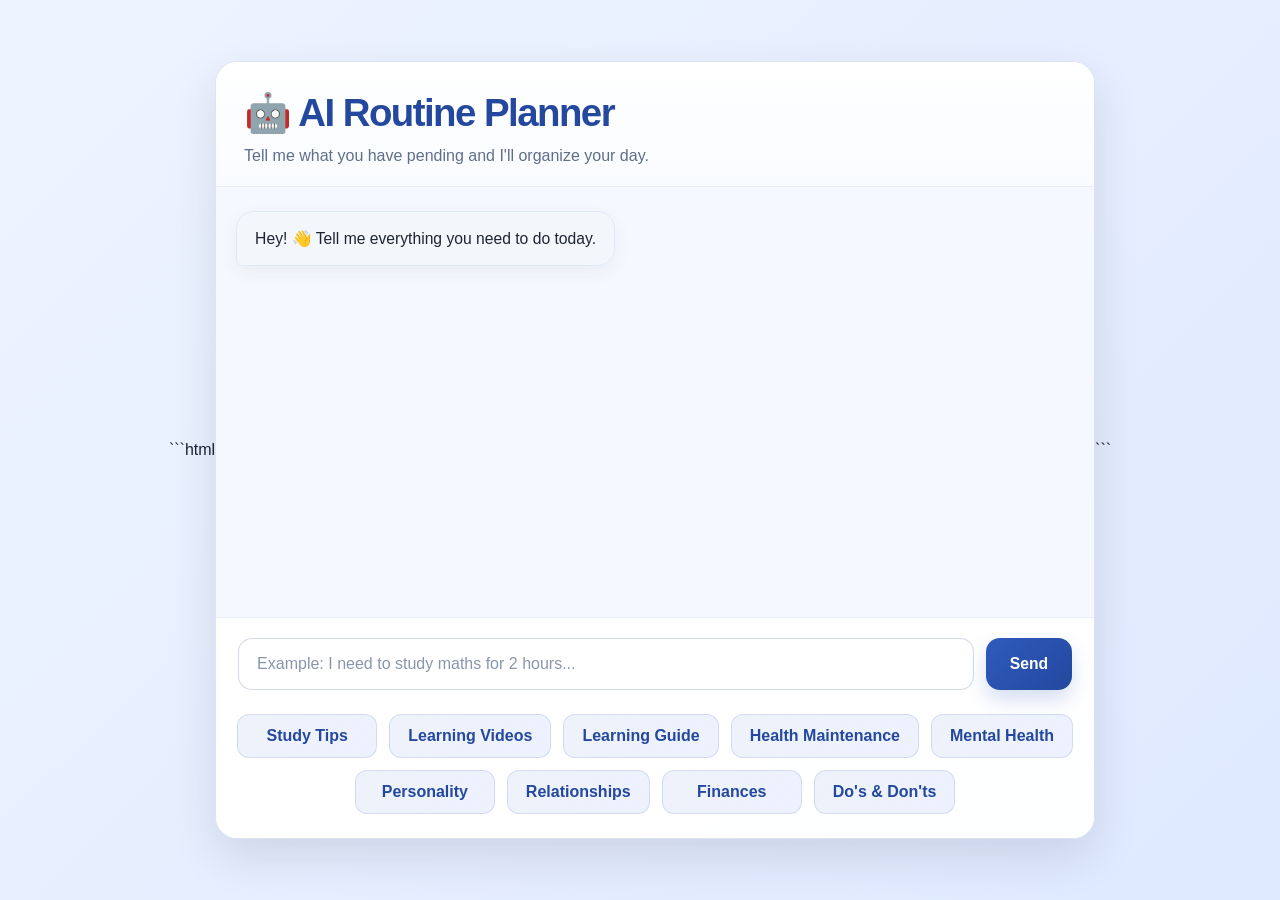
<file: index.html>
```html
<!DOCTYPE html>
<html lang="en">
<head>
    <meta charset="UTF-8">
    <meta name="viewport" content="width=device-width, initial-scale=1.0">
    <title>AI Routine Planner</title>
    <link rel="stylesheet" href="style.css">
</head>

<body>

    <div class="chat-container">

        <div class="header">
            <h1>🤖 AI Routine Planner</h1>
            <p>Tell me what you have pending and I'll organize your day.</p>
        </div>

        <div id="chat-box" class="chat-box">
            <div class="message bot">
                Hey! 👋 Tell me everything you need to do today.
            </div>
        </div>

        <div class="input-area">
            <input
                type="text"
                id="user-input"
                placeholder="Example: I need to study maths for 2 hours..."
            >
            <button onclick="sendMessage()">Send</button>
        </div>

        <div class="quick-links">
            <a href="study-tips.html">Study Tips</a>
            <a href="learning-videos.html">Learning Videos</a>
            <a href="learning-guide.html">Learning Guide</a>
            <a href="health-maintenance.html">Health Maintenance</a>
            <a href="mental-health.html">Mental Health</a>
            <a href="personality-development.html">Personality</a>
            <a href="relationship-maintenance.html">Relationships</a>
            <a href="financial-carefulness.html">Finances</a>
            <a href="student-dos-donts.html">Do's &amp; Don'ts</a>
        </div>

    </div>

    <script src="script.js"></script>

</body>
</html>
```
</file>
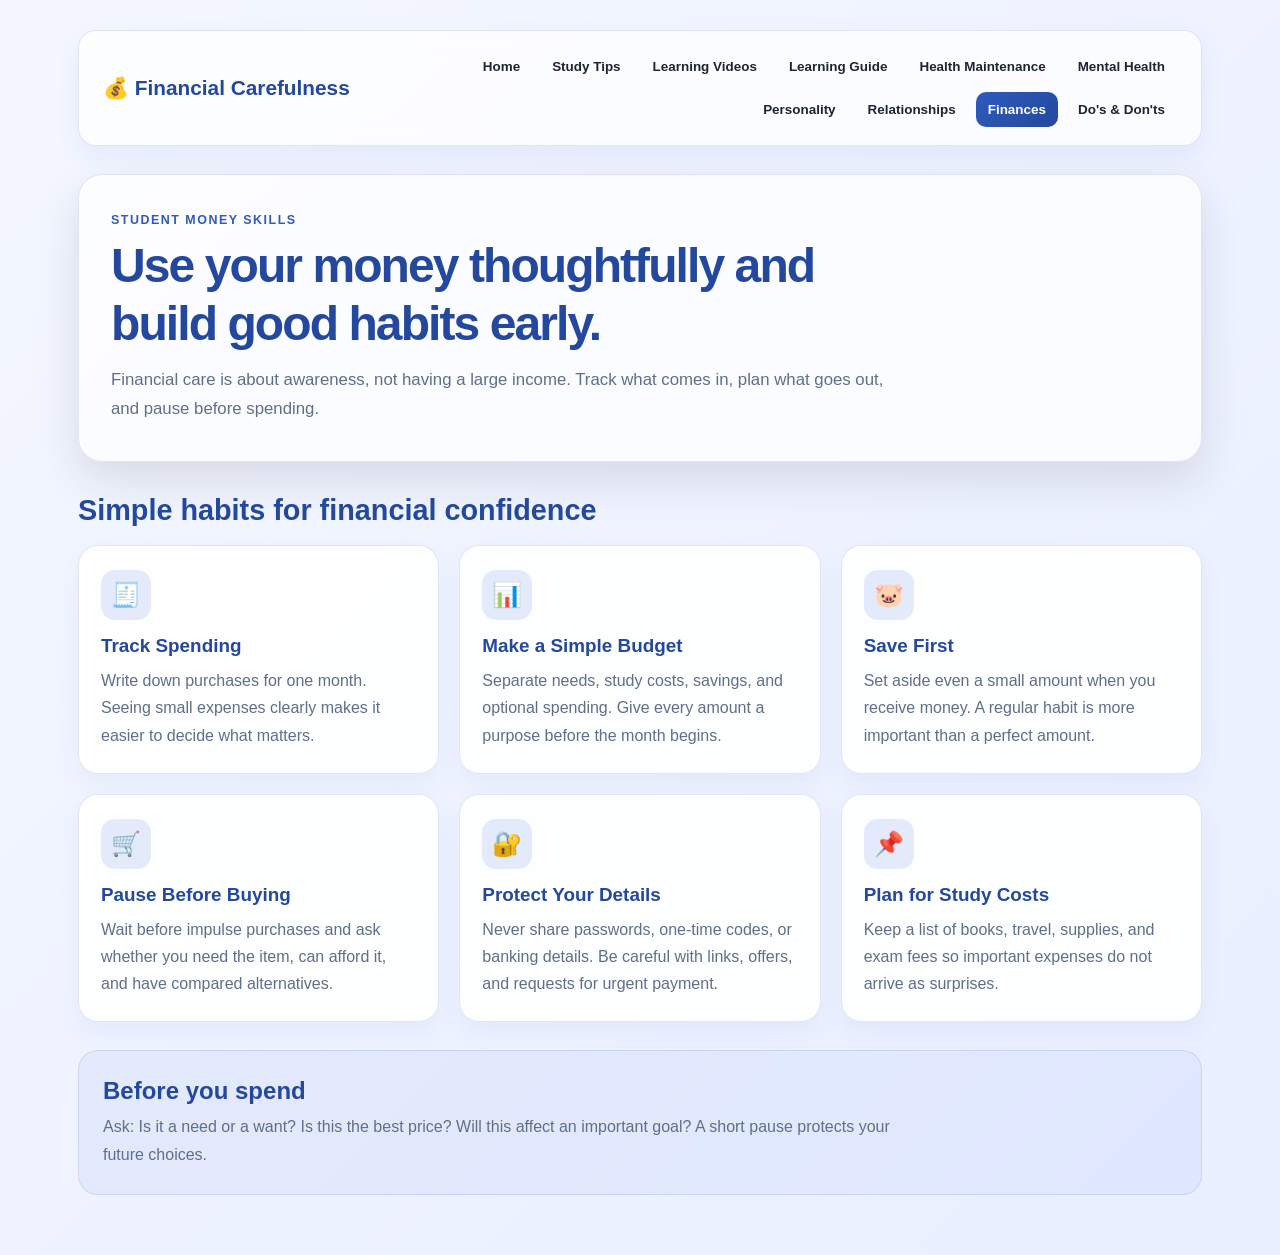
<file: financial-carefulness.html>
<!DOCTYPE html>
<html lang="en">
<head>
    <meta charset="UTF-8">
    <meta name="viewport" content="width=device-width, initial-scale=1.0">
    <title>Financial Carefulness | AI Routine Planner</title>
    <link rel="stylesheet" href="student-life.css">
</head>
<body>
    <div class="page-shell">
        <header class="topbar">
            <div class="brand">💰 Financial Carefulness</div>
            <nav class="nav-links" aria-label="Main navigation">
                <a href="index.html">Home</a><a href="study-tips.html">Study Tips</a><a href="learning-videos.html">Learning Videos</a><a href="learning-guide.html">Learning Guide</a><a href="health-maintenance.html">Health Maintenance</a><a href="mental-health.html">Mental Health</a><a href="personality-development.html">Personality</a><a href="relationship-maintenance.html">Relationships</a><a href="financial-carefulness.html" class="active">Finances</a><a href="student-dos-donts.html">Do's &amp; Don'ts</a>
            </nav>
        </header>
        <main class="content">
            <section class="hero"><p class="eyebrow">Student Money Skills</p><h1>Use your money thoughtfully and build good habits early.</h1><p class="subtitle">Financial care is about awareness, not having a large income. Track what comes in, plan what goes out, and pause before spending.</p></section>
            <h2 class="section-title">Simple habits for financial confidence</h2>
            <section class="card-grid">
                <article class="card"><span class="icon">🧾</span><h2>Track Spending</h2><p>Write down purchases for one month. Seeing small expenses clearly makes it easier to decide what matters.</p></article>
                <article class="card"><span class="icon">📊</span><h2>Make a Simple Budget</h2><p>Separate needs, study costs, savings, and optional spending. Give every amount a purpose before the month begins.</p></article>
                <article class="card"><span class="icon">🐷</span><h2>Save First</h2><p>Set aside even a small amount when you receive money. A regular habit is more important than a perfect amount.</p></article>
                <article class="card"><span class="icon">🛒</span><h2>Pause Before Buying</h2><p>Wait before impulse purchases and ask whether you need the item, can afford it, and have compared alternatives.</p></article>
                <article class="card"><span class="icon">🔐</span><h2>Protect Your Details</h2><p>Never share passwords, one-time codes, or banking details. Be careful with links, offers, and requests for urgent payment.</p></article>
                <article class="card"><span class="icon">📌</span><h2>Plan for Study Costs</h2><p>Keep a list of books, travel, supplies, and exam fees so important expenses do not arrive as surprises.</p></article>
            </section>
            <section class="note"><h2>Before you spend</h2><p>Ask: Is it a need or a want? Is this the best price? Will this affect an important goal? A short pause protects your future choices.</p></section>
        </main>
    </div>
</body>
</html>
</file>
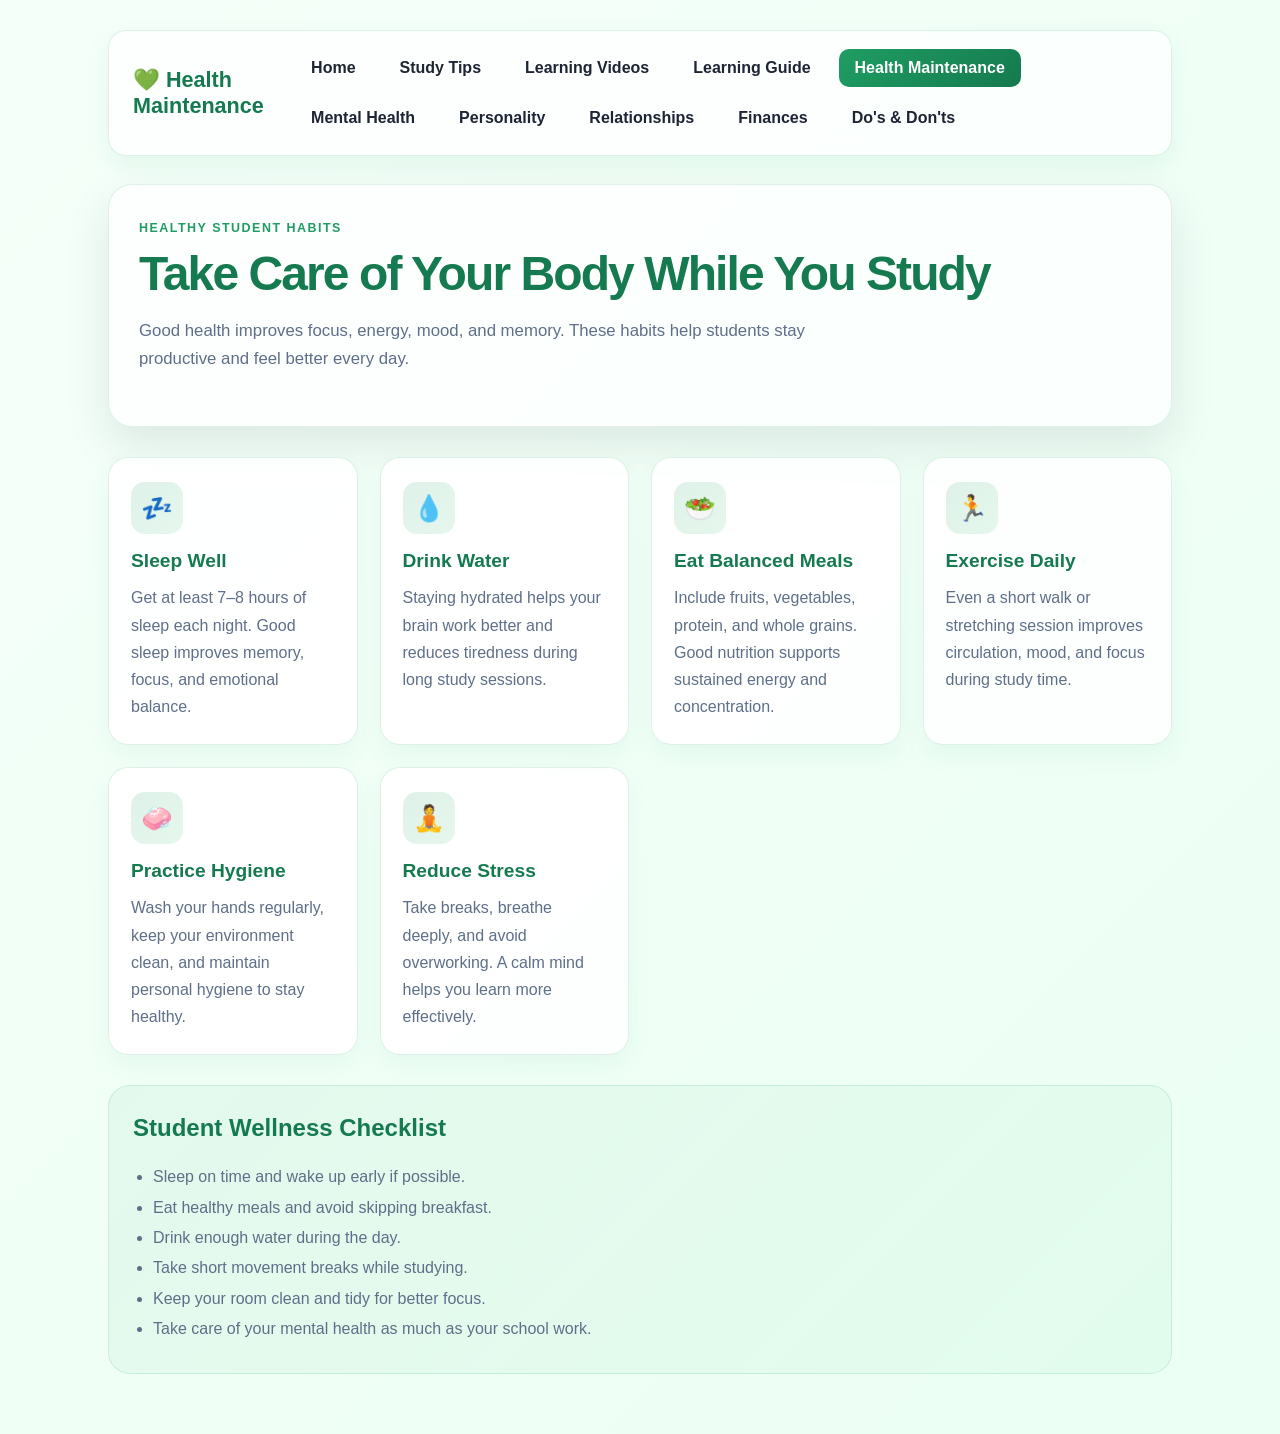
<file: health-maintenance.html>
<!DOCTYPE html>
<html lang="en">
<head>
    <meta charset="UTF-8">
    <meta name="viewport" content="width=device-width, initial-scale=1.0">
    <title>Health Maintenance | AI Routine Planner</title>
    <link rel="stylesheet" href="health.css">
</head>
<body>
    <div class="page-shell">
        <header class="topbar">
            <div class="brand">💚 Health Maintenance</div>
            <nav class="nav-links">
                <a href="index.html">Home</a>
                <a href="study-tips.html">Study Tips</a>
                <a href="learning-videos.html">Learning Videos</a>
                <a href="learning-guide.html">Learning Guide</a>
                <a href="health-maintenance.html" class="active">Health Maintenance</a>
                <a href="mental-health.html">Mental Health</a>
                <a href="personality-development.html">Personality</a>
                <a href="relationship-maintenance.html">Relationships</a>
                <a href="financial-carefulness.html">Finances</a>
                <a href="student-dos-donts.html">Do's &amp; Don'ts</a>
            </nav>
        </header>

        <main class="tips-container">
            <section class="hero">
                <p class="eyebrow">Healthy Student Habits</p>
                <h1>Take Care of Your Body While You Study</h1>
                <p class="subtitle">
                    Good health improves focus, energy, mood, and memory. These habits help students stay productive and feel better every day.
                </p>
            </section>

            <section class="tip-grid">
                <article class="tip-card">
                    <span class="icon">💤</span>
                    <h2>Sleep Well</h2>
                    <p>Get at least 7–8 hours of sleep each night. Good sleep improves memory, focus, and emotional balance.</p>
                </article>

                <article class="tip-card">
                    <span class="icon">💧</span>
                    <h2>Drink Water</h2>
                    <p>Staying hydrated helps your brain work better and reduces tiredness during long study sessions.</p>
                </article>

                <article class="tip-card">
                    <span class="icon">🥗</span>
                    <h2>Eat Balanced Meals</h2>
                    <p>Include fruits, vegetables, protein, and whole grains. Good nutrition supports sustained energy and concentration.</p>
                </article>

                <article class="tip-card">
                    <span class="icon">🏃</span>
                    <h2>Exercise Daily</h2>
                    <p>Even a short walk or stretching session improves circulation, mood, and focus during study time.</p>
                </article>

                <article class="tip-card">
                    <span class="icon">🧼</span>
                    <h2>Practice Hygiene</h2>
                    <p>Wash your hands regularly, keep your environment clean, and maintain personal hygiene to stay healthy.</p>
                </article>

                <article class="tip-card">
                    <span class="icon">🧘</span>
                    <h2>Reduce Stress</h2>
                    <p>Take breaks, breathe deeply, and avoid overworking. A calm mind helps you learn more effectively.</p>
                </article>
            </section>

            <section class="advice-box">
                <h2>Student Wellness Checklist</h2>
                <ul>
                    <li>Sleep on time and wake up early if possible.</li>
                    <li>Eat healthy meals and avoid skipping breakfast.</li>
                    <li>Drink enough water during the day.</li>
                    <li>Take short movement breaks while studying.</li>
                    <li>Keep your room clean and tidy for better focus.</li>
                    <li>Take care of your mental health as much as your school work.</li>
                </ul>
            </section>
        </main>
    </div>
</body>
</html>
</file>
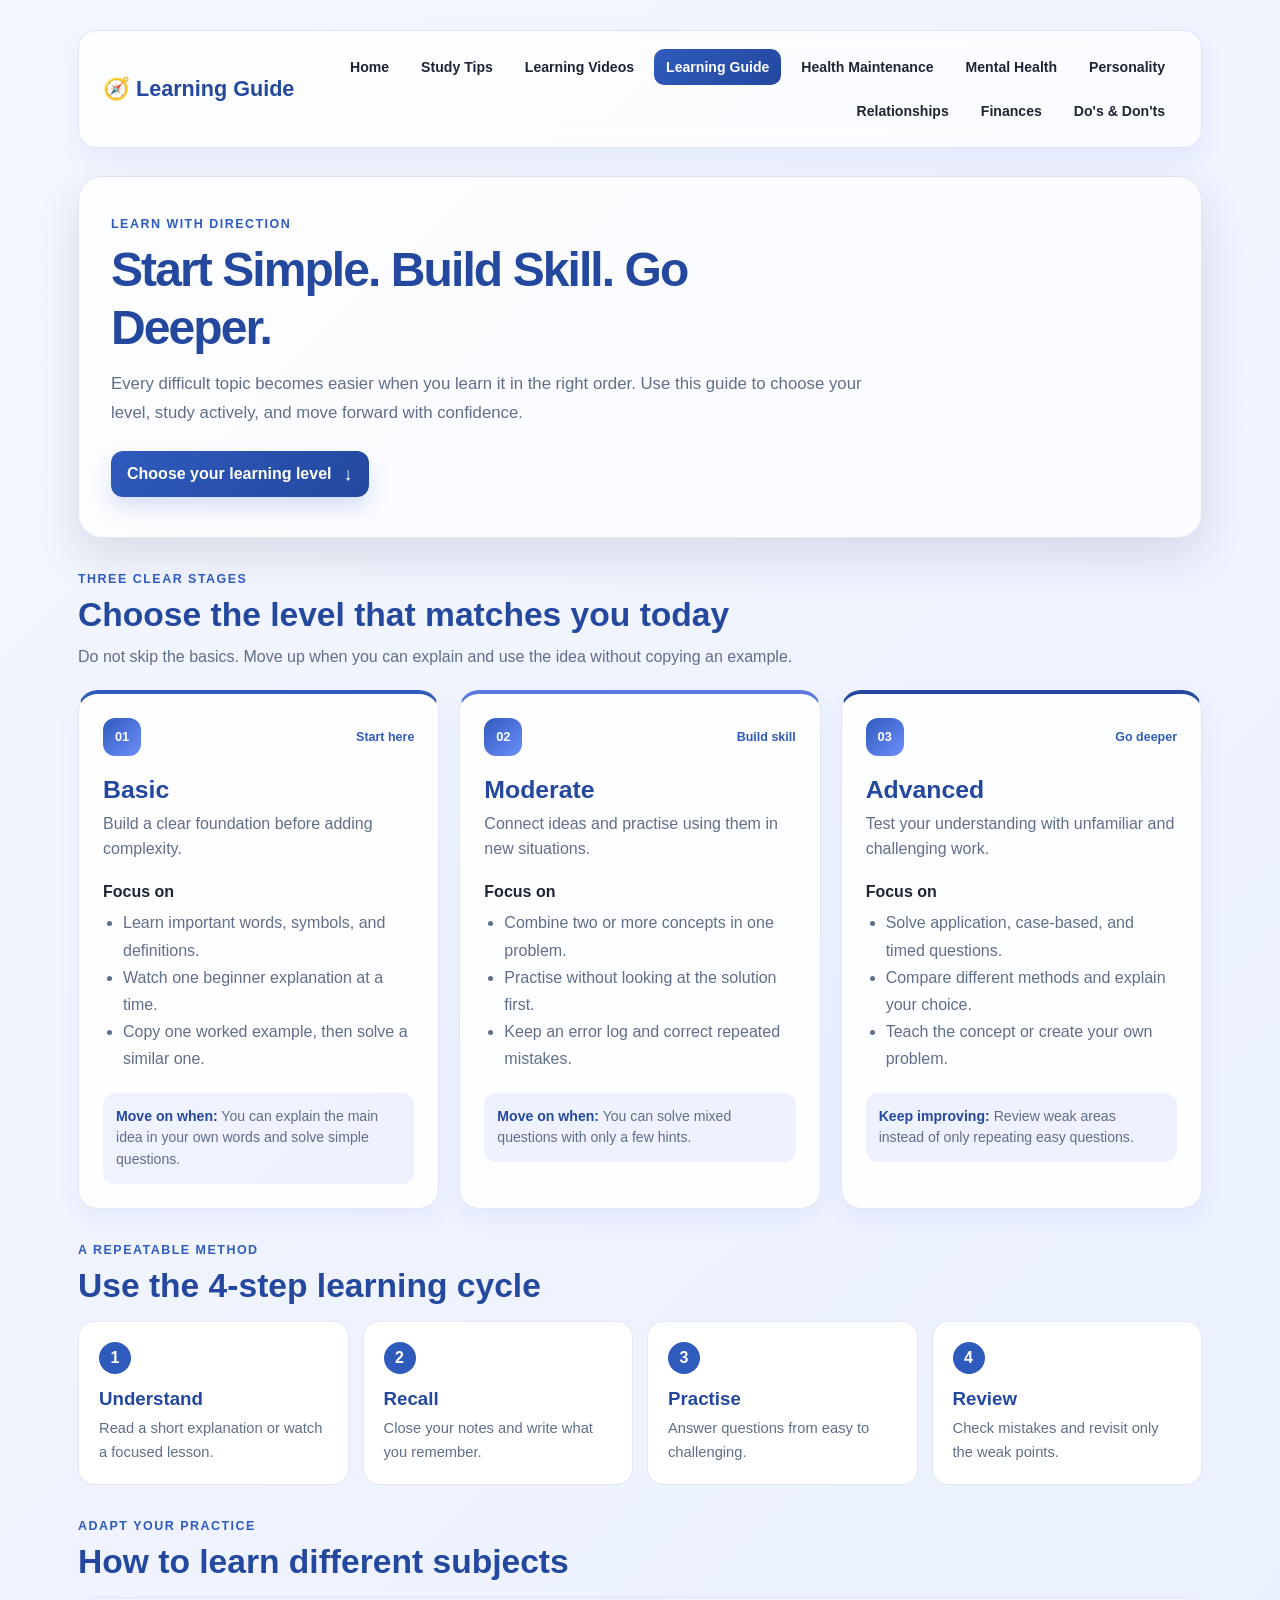
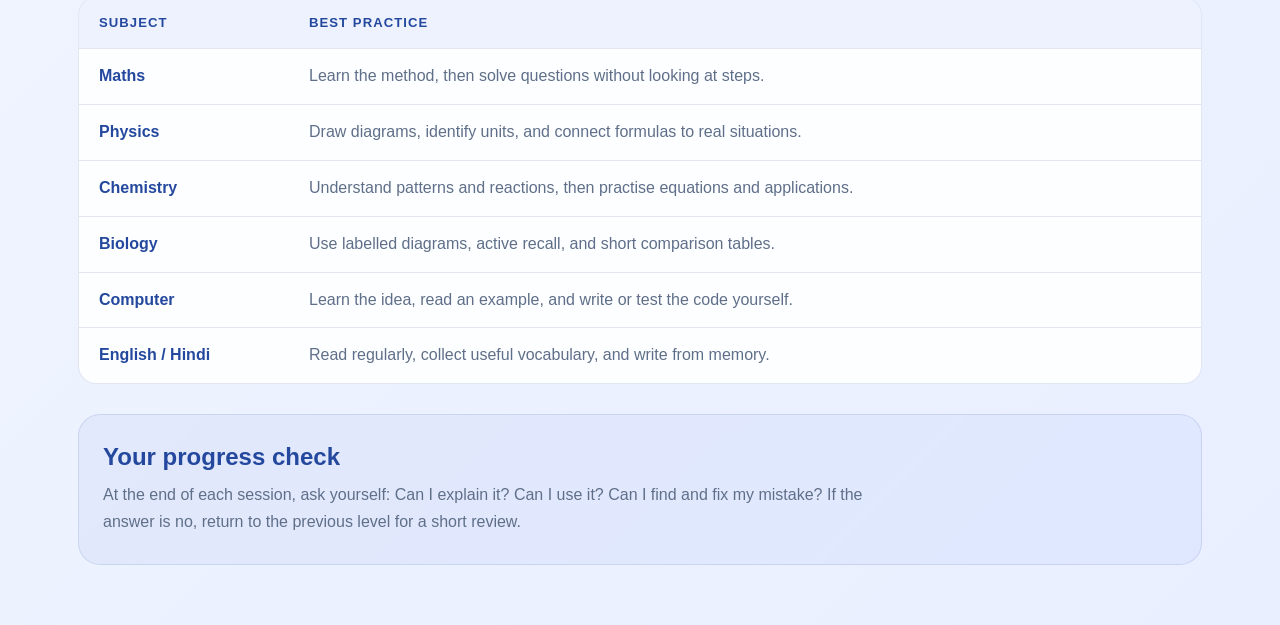
<file: learning-guide.html>
<!DOCTYPE html>
<html lang="en">
<head>
    <meta charset="UTF-8">
    <meta name="viewport" content="width=device-width, initial-scale=1.0">
    <title>Learning Guide | AI Routine Planner</title>
    <link rel="stylesheet" href="learning-guide.css">
</head>
<body>
    <div class="page-shell">
        <header class="topbar">
            <div class="brand">🧭 Learning Guide</div>
            <nav class="nav-links" aria-label="Main navigation">
                <a href="index.html">Home</a>
                <a href="study-tips.html">Study Tips</a>
                <a href="learning-videos.html">Learning Videos</a>
                <a href="learning-guide.html" class="active">Learning Guide</a>
                <a href="health-maintenance.html">Health Maintenance</a>
                <a href="mental-health.html">Mental Health</a>
                <a href="personality-development.html">Personality</a>
                <a href="relationship-maintenance.html">Relationships</a>
                <a href="financial-carefulness.html">Finances</a>
                <a href="student-dos-donts.html">Do's &amp; Don'ts</a>
            </nav>
        </header>

        <main class="guide-container">
            <section class="hero">
                <p class="eyebrow">Learn With Direction</p>
                <h1>Start Simple. Build Skill. Go Deeper.</h1>
                <p class="subtitle">
                    Every difficult topic becomes easier when you learn it in the right order. Use this guide to choose your level, study actively, and move forward with confidence.
                </p>
                <a class="hero-action" href="#levels">Choose your learning level <span>↓</span></a>
            </section>

            <section id="levels" class="levels-section">
                <div class="section-heading">
                    <p class="eyebrow">Three Clear Stages</p>
                    <h2>Choose the level that matches you today</h2>
                    <p>Do not skip the basics. Move up when you can explain and use the idea without copying an example.</p>
                </div>

                <div class="level-grid">
                    <article class="level-card basic">
                        <div class="level-topline"><span class="level-badge">01</span><span class="level-label">Start here</span></div>
                        <h3>Basic</h3>
                        <p class="level-intro">Build a clear foundation before adding complexity.</p>
                        <h4>Focus on</h4>
                        <ul>
                            <li>Learn important words, symbols, and definitions.</li>
                            <li>Watch one beginner explanation at a time.</li>
                            <li>Copy one worked example, then solve a similar one.</li>
                        </ul>
                        <div class="move-on"><strong>Move on when:</strong> You can explain the main idea in your own words and solve simple questions.</div>
                    </article>

                    <article class="level-card moderate">
                        <div class="level-topline"><span class="level-badge">02</span><span class="level-label">Build skill</span></div>
                        <h3>Moderate</h3>
                        <p class="level-intro">Connect ideas and practise using them in new situations.</p>
                        <h4>Focus on</h4>
                        <ul>
                            <li>Combine two or more concepts in one problem.</li>
                            <li>Practise without looking at the solution first.</li>
                            <li>Keep an error log and correct repeated mistakes.</li>
                        </ul>
                        <div class="move-on"><strong>Move on when:</strong> You can solve mixed questions with only a few hints.</div>
                    </article>

                    <article class="level-card advanced">
                        <div class="level-topline"><span class="level-badge">03</span><span class="level-label">Go deeper</span></div>
                        <h3>Advanced</h3>
                        <p class="level-intro">Test your understanding with unfamiliar and challenging work.</p>
                        <h4>Focus on</h4>
                        <ul>
                            <li>Solve application, case-based, and timed questions.</li>
                            <li>Compare different methods and explain your choice.</li>
                            <li>Teach the concept or create your own problem.</li>
                        </ul>
                        <div class="move-on"><strong>Keep improving:</strong> Review weak areas instead of only repeating easy questions.</div>
                    </article>
                </div>
            </section>

            <section class="study-cycle">
                <div class="section-heading compact">
                    <p class="eyebrow">A Repeatable Method</p>
                    <h2>Use the 4-step learning cycle</h2>
                </div>
                <div class="cycle-grid">
                    <article><span>1</span><h3>Understand</h3><p>Read a short explanation or watch a focused lesson.</p></article>
                    <article><span>2</span><h3>Recall</h3><p>Close your notes and write what you remember.</p></article>
                    <article><span>3</span><h3>Practise</h3><p>Answer questions from easy to challenging.</p></article>
                    <article><span>4</span><h3>Review</h3><p>Check mistakes and revisit only the weak points.</p></article>
                </div>
            </section>

            <section class="subject-guide">
                <div class="section-heading compact">
                    <p class="eyebrow">Adapt Your Practice</p>
                    <h2>How to learn different subjects</h2>
                </div>
                <div class="subject-table" role="table" aria-label="Subject learning approaches">
                    <div class="table-row table-header" role="row"><span>Subject</span><span>Best practice</span></div>
                    <div class="table-row" role="row"><strong>Maths</strong><span>Learn the method, then solve questions without looking at steps.</span></div>
                    <div class="table-row" role="row"><strong>Physics</strong><span>Draw diagrams, identify units, and connect formulas to real situations.</span></div>
                    <div class="table-row" role="row"><strong>Chemistry</strong><span>Understand patterns and reactions, then practise equations and applications.</span></div>
                    <div class="table-row" role="row"><strong>Biology</strong><span>Use labelled diagrams, active recall, and short comparison tables.</span></div>
                    <div class="table-row" role="row"><strong>Computer</strong><span>Learn the idea, read an example, and write or test the code yourself.</span></div>
                    <div class="table-row" role="row"><strong>English / Hindi</strong><span>Read regularly, collect useful vocabulary, and write from memory.</span></div>
                </div>
            </section>

            <section class="advice-box">
                <h2>Your progress check</h2>
                <p>At the end of each session, ask yourself: Can I explain it? Can I use it? Can I find and fix my mistake? If the answer is no, return to the previous level for a short review.</p>
            </section>
        </main>
    </div>
</body>
</html>
</file>
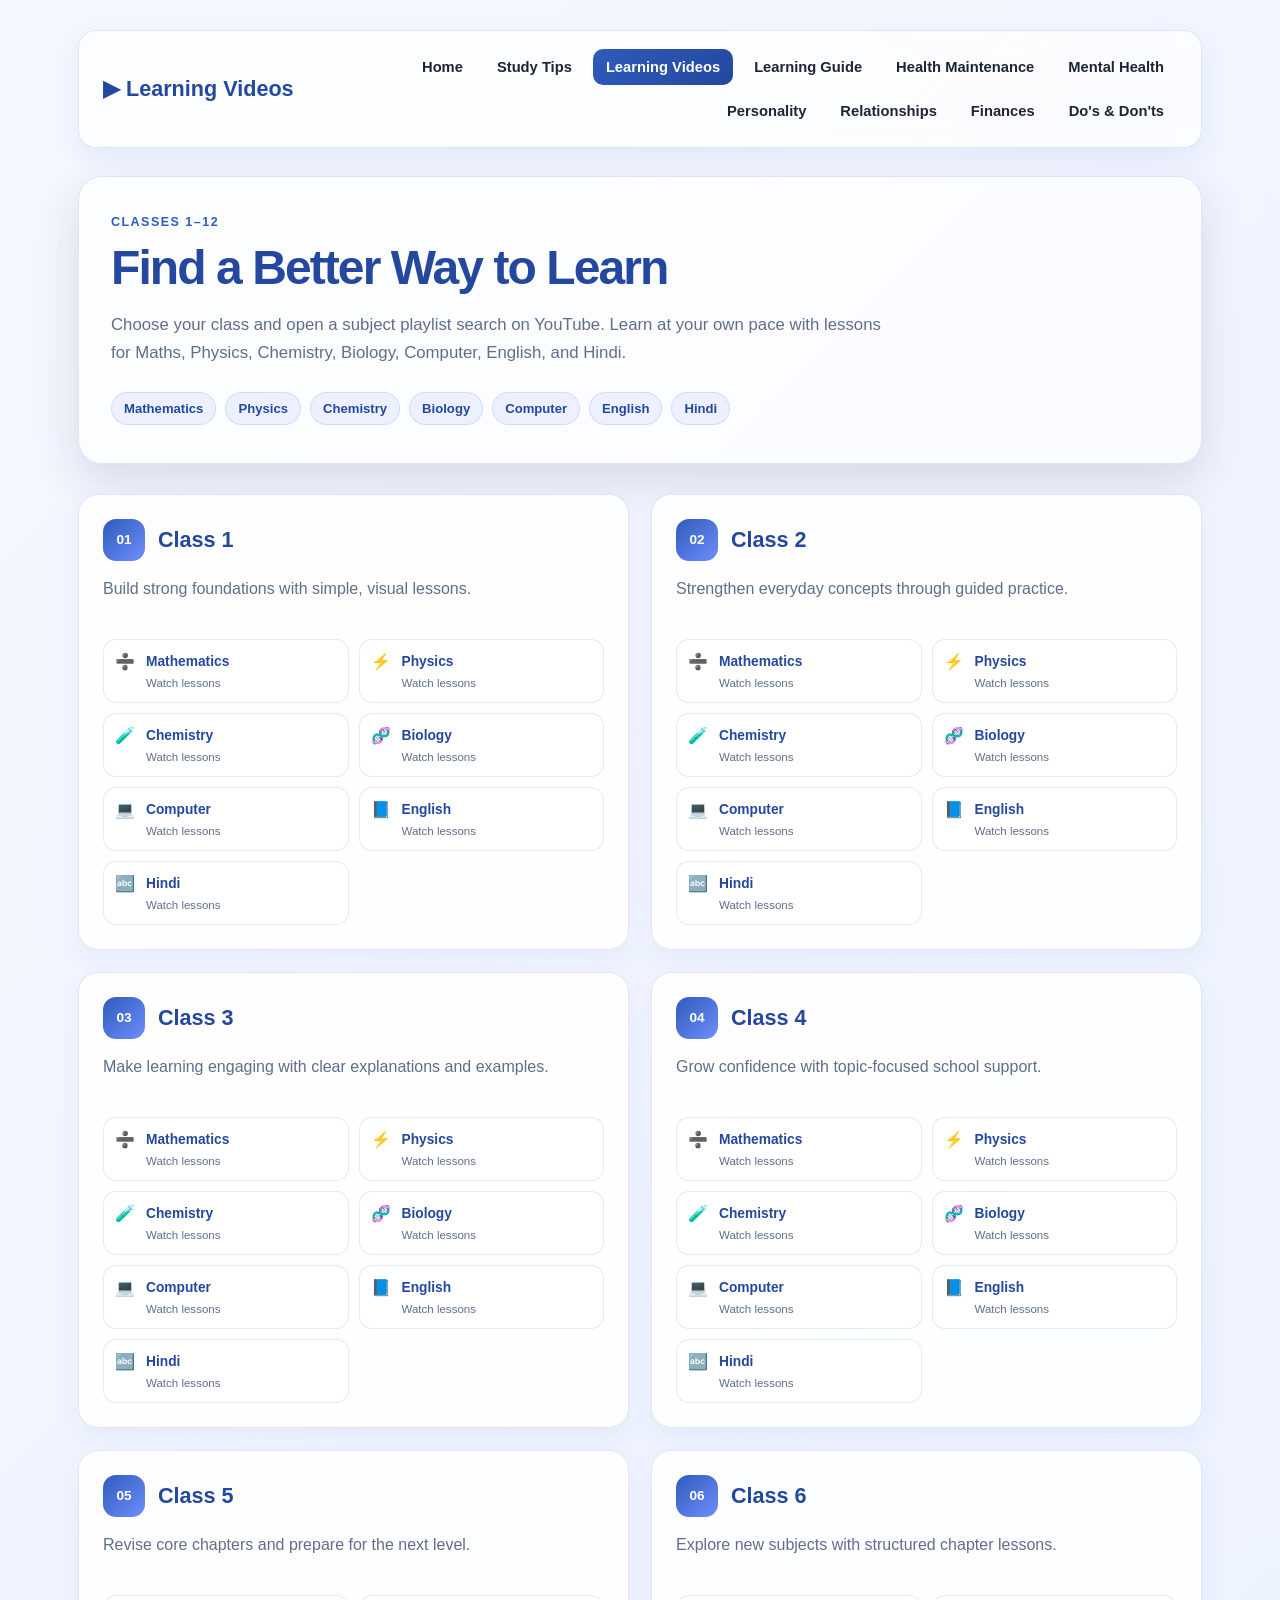
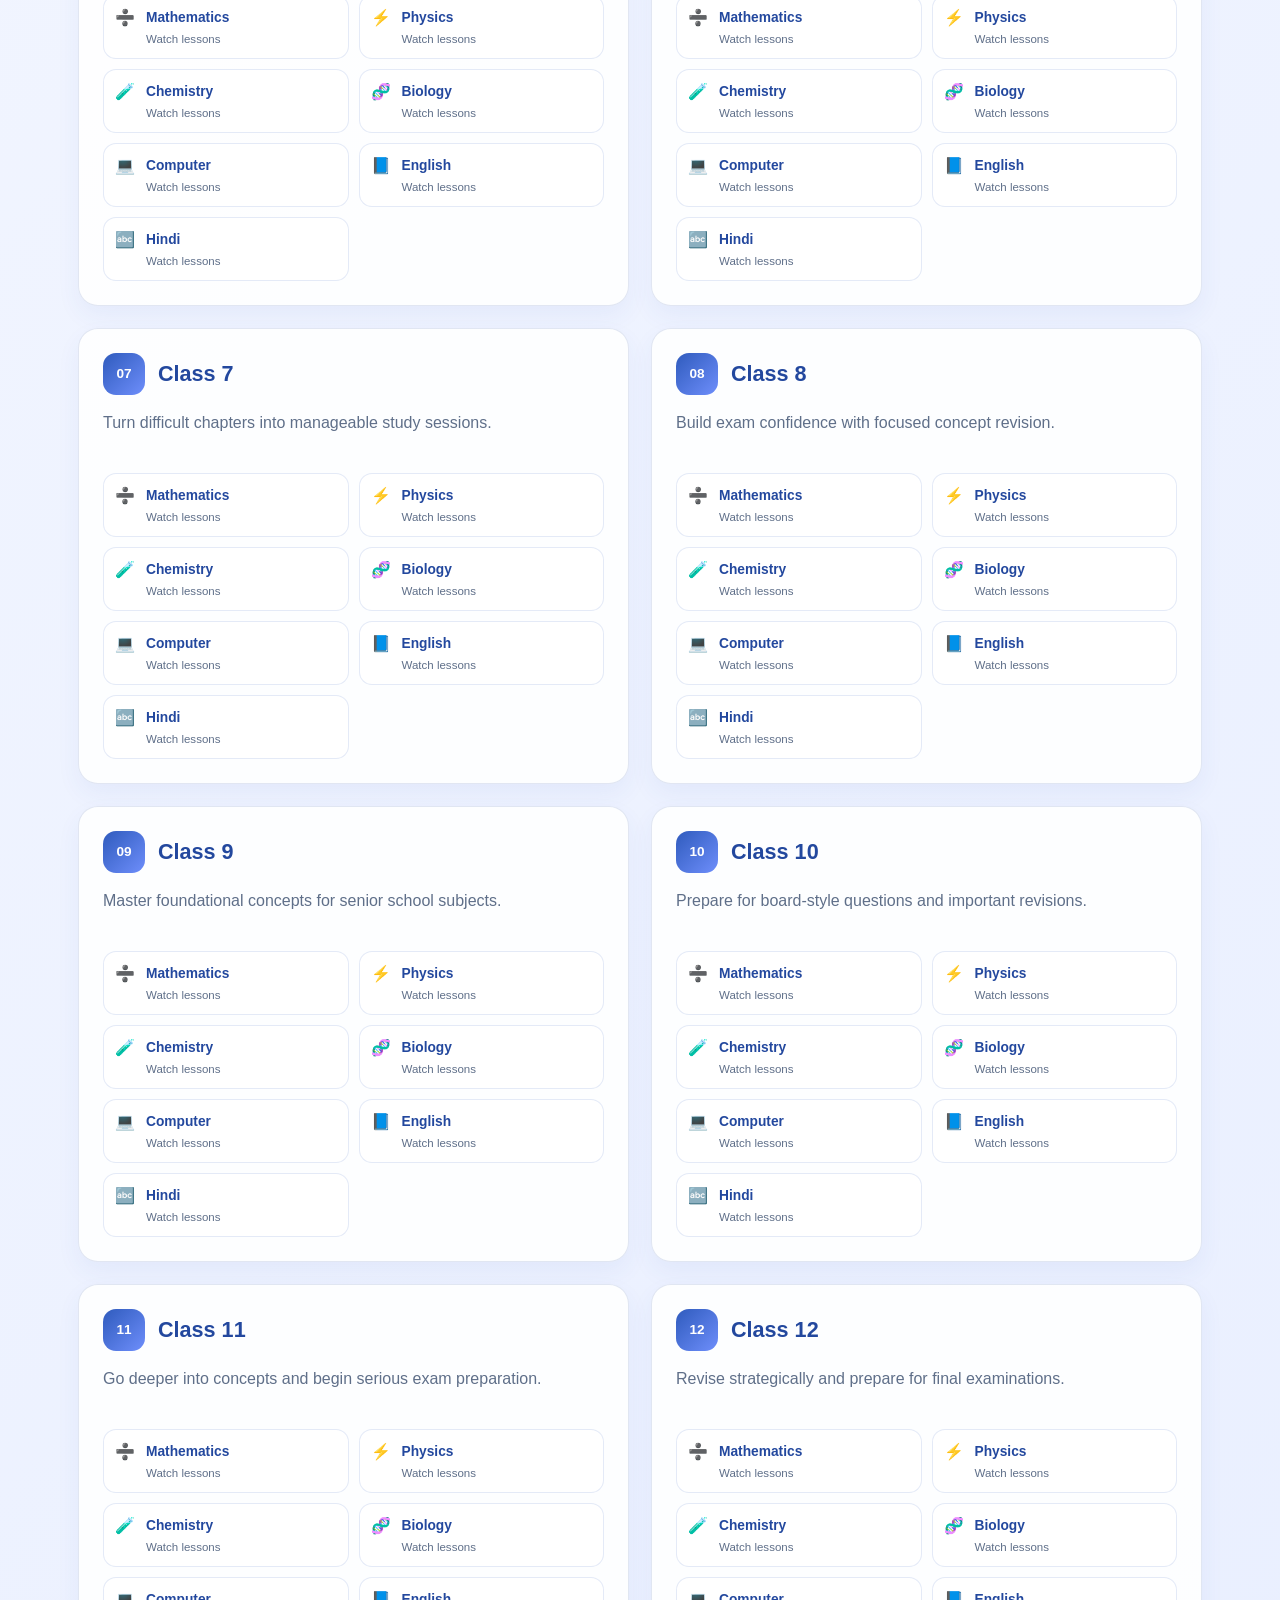
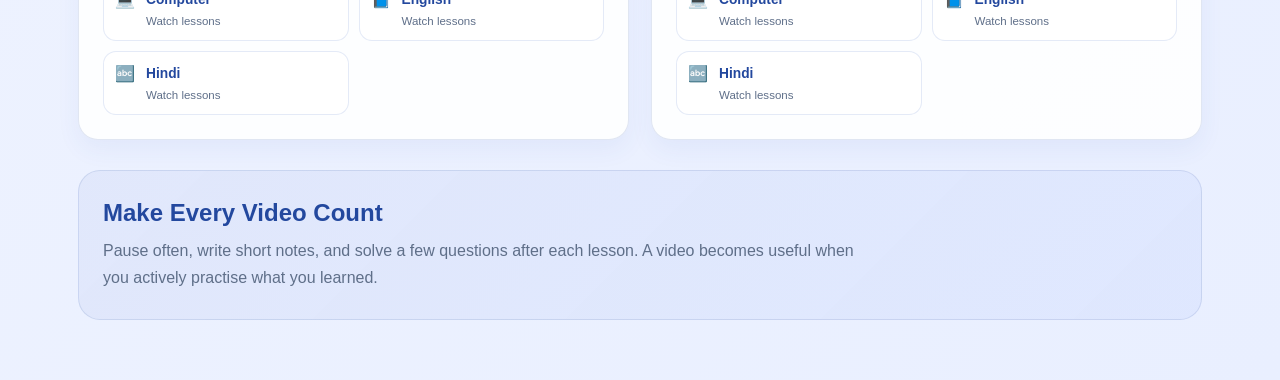
<file: learning-videos.html>
<!DOCTYPE html>
<html lang="en">
<head>
    <meta charset="UTF-8">
    <meta name="viewport" content="width=device-width, initial-scale=1.0">
    <title>Learning Videos | AI Routine Planner</title>
    <link rel="stylesheet" href="learning-videos.css">
</head>
<body>
    <div class="page-shell">
        <header class="topbar">
            <div class="brand">▶ Learning Videos</div>
            <nav class="nav-links" aria-label="Main navigation">
                <a href="index.html">Home</a>
                <a href="study-tips.html">Study Tips</a>
                <a href="learning-videos.html" class="active">Learning Videos</a>
                <a href="learning-guide.html">Learning Guide</a>
                <a href="health-maintenance.html">Health Maintenance</a>
                <a href="mental-health.html">Mental Health</a>
                <a href="personality-development.html">Personality</a>
                <a href="relationship-maintenance.html">Relationships</a>
                <a href="financial-carefulness.html">Finances</a>
                <a href="student-dos-donts.html">Do's &amp; Don'ts</a>
            </nav>
        </header>

        <main class="learning-container">
            <section class="hero">
                <p class="eyebrow">Classes 1–12</p>
                <h1>Find a Better Way to Learn</h1>
                <p class="subtitle">
                    Choose your class and open a subject playlist search on YouTube. Learn at your own pace with lessons for Maths, Physics, Chemistry, Biology, Computer, English, and Hindi.
                </p>
                <div class="subject-legend" aria-label="Available subjects">
                    <span>Mathematics</span>
                    <span>Physics</span>
                    <span>Chemistry</span>
                    <span>Biology</span>
                    <span>Computer</span>
                    <span>English</span>
                    <span>Hindi</span>
                </div>
            </section>

            <section class="class-list" aria-label="Classes and subject videos">
                <article class="class-card">
                    <div class="class-heading"><span class="class-number">01</span><h2>Class 1</h2></div>
                    <p>Build strong foundations with simple, visual lessons.</p>
                    <div class="subject-links">
                        <a href="https://www.youtube.com/results?search_query=Class+1+Maths+lessons" target="_blank" rel="noopener noreferrer">➗ <span>Mathematics</span><small>Watch lessons</small></a>
                        <a href="https://www.youtube.com/results?search_query=Class+1+Physics+lessons" target="_blank" rel="noopener noreferrer">⚡ <span>Physics</span><small>Watch lessons</small></a>
                        <a href="https://www.youtube.com/results?search_query=Class+1+Chemistry+lessons" target="_blank" rel="noopener noreferrer">🧪 <span>Chemistry</span><small>Watch lessons</small></a>
                        <a href="https://www.youtube.com/results?search_query=Class+1+Biology+lessons" target="_blank" rel="noopener noreferrer">🧬 <span>Biology</span><small>Watch lessons</small></a>
                        <a href="https://www.youtube.com/results?search_query=Class+1+Computer+lessons" target="_blank" rel="noopener noreferrer">💻 <span>Computer</span><small>Watch lessons</small></a>
                        <a href="https://www.youtube.com/results?search_query=Class+1+English+lessons" target="_blank" rel="noopener noreferrer">📘 <span>English</span><small>Watch lessons</small></a>
                        <a href="https://www.youtube.com/results?search_query=Class+1+Hindi+lessons" target="_blank" rel="noopener noreferrer">🔤 <span>Hindi</span><small>Watch lessons</small></a>
                    </div>
                </article>

                <article class="class-card">
                    <div class="class-heading"><span class="class-number">02</span><h2>Class 2</h2></div>
                    <p>Strengthen everyday concepts through guided practice.</p>
                    <div class="subject-links">
                        <a href="https://www.youtube.com/results?search_query=Class+2+Maths+lessons" target="_blank" rel="noopener noreferrer">➗ <span>Mathematics</span><small>Watch lessons</small></a>
                        <a href="https://www.youtube.com/results?search_query=Class+2+Physics+lessons" target="_blank" rel="noopener noreferrer">⚡ <span>Physics</span><small>Watch lessons</small></a>
                        <a href="https://www.youtube.com/results?search_query=Class+2+Chemistry+lessons" target="_blank" rel="noopener noreferrer">🧪 <span>Chemistry</span><small>Watch lessons</small></a>
                        <a href="https://www.youtube.com/results?search_query=Class+2+Biology+lessons" target="_blank" rel="noopener noreferrer">🧬 <span>Biology</span><small>Watch lessons</small></a>
                        <a href="https://www.youtube.com/results?search_query=Class+2+Computer+lessons" target="_blank" rel="noopener noreferrer">💻 <span>Computer</span><small>Watch lessons</small></a>
                        <a href="https://www.youtube.com/results?search_query=Class+2+English+lessons" target="_blank" rel="noopener noreferrer">📘 <span>English</span><small>Watch lessons</small></a>
                        <a href="https://www.youtube.com/results?search_query=Class+2+Hindi+lessons" target="_blank" rel="noopener noreferrer">🔤 <span>Hindi</span><small>Watch lessons</small></a>
                    </div>
                </article>

                <article class="class-card">
                    <div class="class-heading"><span class="class-number">03</span><h2>Class 3</h2></div>
                    <p>Make learning engaging with clear explanations and examples.</p>
                    <div class="subject-links">
                        <a href="https://www.youtube.com/results?search_query=Class+3+Maths+lessons" target="_blank" rel="noopener noreferrer">➗ <span>Mathematics</span><small>Watch lessons</small></a>
                        <a href="https://www.youtube.com/results?search_query=Class+3+Physics+lessons" target="_blank" rel="noopener noreferrer">⚡ <span>Physics</span><small>Watch lessons</small></a>
                        <a href="https://www.youtube.com/results?search_query=Class+3+Chemistry+lessons" target="_blank" rel="noopener noreferrer">🧪 <span>Chemistry</span><small>Watch lessons</small></a>
                        <a href="https://www.youtube.com/results?search_query=Class+3+Biology+lessons" target="_blank" rel="noopener noreferrer">🧬 <span>Biology</span><small>Watch lessons</small></a>
                        <a href="https://www.youtube.com/results?search_query=Class+3+Computer+lessons" target="_blank" rel="noopener noreferrer">💻 <span>Computer</span><small>Watch lessons</small></a>
                        <a href="https://www.youtube.com/results?search_query=Class+3+English+lessons" target="_blank" rel="noopener noreferrer">📘 <span>English</span><small>Watch lessons</small></a>
                        <a href="https://www.youtube.com/results?search_query=Class+3+Hindi+lessons" target="_blank" rel="noopener noreferrer">🔤 <span>Hindi</span><small>Watch lessons</small></a>
                    </div>
                </article>

                <article class="class-card">
                    <div class="class-heading"><span class="class-number">04</span><h2>Class 4</h2></div>
                    <p>Grow confidence with topic-focused school support.</p>
                    <div class="subject-links">
                        <a href="https://www.youtube.com/results?search_query=Class+4+Maths+lessons" target="_blank" rel="noopener noreferrer">➗ <span>Mathematics</span><small>Watch lessons</small></a>
                        <a href="https://www.youtube.com/results?search_query=Class+4+Physics+lessons" target="_blank" rel="noopener noreferrer">⚡ <span>Physics</span><small>Watch lessons</small></a>
                        <a href="https://www.youtube.com/results?search_query=Class+4+Chemistry+lessons" target="_blank" rel="noopener noreferrer">🧪 <span>Chemistry</span><small>Watch lessons</small></a>
                        <a href="https://www.youtube.com/results?search_query=Class+4+Biology+lessons" target="_blank" rel="noopener noreferrer">🧬 <span>Biology</span><small>Watch lessons</small></a>
                        <a href="https://www.youtube.com/results?search_query=Class+4+Computer+lessons" target="_blank" rel="noopener noreferrer">💻 <span>Computer</span><small>Watch lessons</small></a>
                        <a href="https://www.youtube.com/results?search_query=Class+4+English+lessons" target="_blank" rel="noopener noreferrer">📘 <span>English</span><small>Watch lessons</small></a>
                        <a href="https://www.youtube.com/results?search_query=Class+4+Hindi+lessons" target="_blank" rel="noopener noreferrer">🔤 <span>Hindi</span><small>Watch lessons</small></a>
                    </div>
                </article>

                <article class="class-card">
                    <div class="class-heading"><span class="class-number">05</span><h2>Class 5</h2></div>
                    <p>Revise core chapters and prepare for the next level.</p>
                    <div class="subject-links">
                        <a href="https://www.youtube.com/results?search_query=Class+5+Maths+lessons" target="_blank" rel="noopener noreferrer">➗ <span>Mathematics</span><small>Watch lessons</small></a>
                        <a href="https://www.youtube.com/results?search_query=Class+5+Physics+lessons" target="_blank" rel="noopener noreferrer">⚡ <span>Physics</span><small>Watch lessons</small></a>
                        <a href="https://www.youtube.com/results?search_query=Class+5+Chemistry+lessons" target="_blank" rel="noopener noreferrer">🧪 <span>Chemistry</span><small>Watch lessons</small></a>
                        <a href="https://www.youtube.com/results?search_query=Class+5+Biology+lessons" target="_blank" rel="noopener noreferrer">🧬 <span>Biology</span><small>Watch lessons</small></a>
                        <a href="https://www.youtube.com/results?search_query=Class+5+Computer+lessons" target="_blank" rel="noopener noreferrer">💻 <span>Computer</span><small>Watch lessons</small></a>
                        <a href="https://www.youtube.com/results?search_query=Class+5+English+lessons" target="_blank" rel="noopener noreferrer">📘 <span>English</span><small>Watch lessons</small></a>
                        <a href="https://www.youtube.com/results?search_query=Class+5+Hindi+lessons" target="_blank" rel="noopener noreferrer">🔤 <span>Hindi</span><small>Watch lessons</small></a>
                    </div>
                </article>

                <article class="class-card">
                    <div class="class-heading"><span class="class-number">06</span><h2>Class 6</h2></div>
                    <p>Explore new subjects with structured chapter lessons.</p>
                    <div class="subject-links">
                        <a href="https://www.youtube.com/results?search_query=Class+6+Maths+lessons" target="_blank" rel="noopener noreferrer">➗ <span>Mathematics</span><small>Watch lessons</small></a>
                        <a href="https://www.youtube.com/results?search_query=Class+6+Physics+lessons" target="_blank" rel="noopener noreferrer">⚡ <span>Physics</span><small>Watch lessons</small></a>
                        <a href="https://www.youtube.com/results?search_query=Class+6+Chemistry+lessons" target="_blank" rel="noopener noreferrer">🧪 <span>Chemistry</span><small>Watch lessons</small></a>
                        <a href="https://www.youtube.com/results?search_query=Class+6+Biology+lessons" target="_blank" rel="noopener noreferrer">🧬 <span>Biology</span><small>Watch lessons</small></a>
                        <a href="https://www.youtube.com/results?search_query=Class+6+Computer+lessons" target="_blank" rel="noopener noreferrer">💻 <span>Computer</span><small>Watch lessons</small></a>
                        <a href="https://www.youtube.com/results?search_query=Class+6+English+lessons" target="_blank" rel="noopener noreferrer">📘 <span>English</span><small>Watch lessons</small></a>
                        <a href="https://www.youtube.com/results?search_query=Class+6+Hindi+lessons" target="_blank" rel="noopener noreferrer">🔤 <span>Hindi</span><small>Watch lessons</small></a>
                    </div>
                </article>

                <article class="class-card">
                    <div class="class-heading"><span class="class-number">07</span><h2>Class 7</h2></div>
                    <p>Turn difficult chapters into manageable study sessions.</p>
                    <div class="subject-links">
                        <a href="https://www.youtube.com/results?search_query=Class+7+Maths+lessons" target="_blank" rel="noopener noreferrer">➗ <span>Mathematics</span><small>Watch lessons</small></a>
                        <a href="https://www.youtube.com/results?search_query=Class+7+Physics+lessons" target="_blank" rel="noopener noreferrer">⚡ <span>Physics</span><small>Watch lessons</small></a>
                        <a href="https://www.youtube.com/results?search_query=Class+7+Chemistry+lessons" target="_blank" rel="noopener noreferrer">🧪 <span>Chemistry</span><small>Watch lessons</small></a>
                        <a href="https://www.youtube.com/results?search_query=Class+7+Biology+lessons" target="_blank" rel="noopener noreferrer">🧬 <span>Biology</span><small>Watch lessons</small></a>
                        <a href="https://www.youtube.com/results?search_query=Class+7+Computer+lessons" target="_blank" rel="noopener noreferrer">💻 <span>Computer</span><small>Watch lessons</small></a>
                        <a href="https://www.youtube.com/results?search_query=Class+7+English+lessons" target="_blank" rel="noopener noreferrer">📘 <span>English</span><small>Watch lessons</small></a>
                        <a href="https://www.youtube.com/results?search_query=Class+7+Hindi+lessons" target="_blank" rel="noopener noreferrer">🔤 <span>Hindi</span><small>Watch lessons</small></a>
                    </div>
                </article>

                <article class="class-card">
                    <div class="class-heading"><span class="class-number">08</span><h2>Class 8</h2></div>
                    <p>Build exam confidence with focused concept revision.</p>
                    <div class="subject-links">
                        <a href="https://www.youtube.com/results?search_query=Class+8+Maths+lessons" target="_blank" rel="noopener noreferrer">➗ <span>Mathematics</span><small>Watch lessons</small></a>
                        <a href="https://www.youtube.com/results?search_query=Class+8+Physics+lessons" target="_blank" rel="noopener noreferrer">⚡ <span>Physics</span><small>Watch lessons</small></a>
                        <a href="https://www.youtube.com/results?search_query=Class+8+Chemistry+lessons" target="_blank" rel="noopener noreferrer">🧪 <span>Chemistry</span><small>Watch lessons</small></a>
                        <a href="https://www.youtube.com/results?search_query=Class+8+Biology+lessons" target="_blank" rel="noopener noreferrer">🧬 <span>Biology</span><small>Watch lessons</small></a>
                        <a href="https://www.youtube.com/results?search_query=Class+8+Computer+lessons" target="_blank" rel="noopener noreferrer">💻 <span>Computer</span><small>Watch lessons</small></a>
                        <a href="https://www.youtube.com/results?search_query=Class+8+English+lessons" target="_blank" rel="noopener noreferrer">📘 <span>English</span><small>Watch lessons</small></a>
                        <a href="https://www.youtube.com/results?search_query=Class+8+Hindi+lessons" target="_blank" rel="noopener noreferrer">🔤 <span>Hindi</span><small>Watch lessons</small></a>
                    </div>
                </article>

                <article class="class-card">
                    <div class="class-heading"><span class="class-number">09</span><h2>Class 9</h2></div>
                    <p>Master foundational concepts for senior school subjects.</p>
                    <div class="subject-links">
                        <a href="https://www.youtube.com/results?search_query=Class+9+Maths+lessons" target="_blank" rel="noopener noreferrer">➗ <span>Mathematics</span><small>Watch lessons</small></a>
                        <a href="https://www.youtube.com/results?search_query=Class+9+Physics+lessons" target="_blank" rel="noopener noreferrer">⚡ <span>Physics</span><small>Watch lessons</small></a>
                        <a href="https://www.youtube.com/results?search_query=Class+9+Chemistry+lessons" target="_blank" rel="noopener noreferrer">🧪 <span>Chemistry</span><small>Watch lessons</small></a>
                        <a href="https://www.youtube.com/results?search_query=Class+9+Biology+lessons" target="_blank" rel="noopener noreferrer">🧬 <span>Biology</span><small>Watch lessons</small></a>
                        <a href="https://www.youtube.com/results?search_query=Class+9+Computer+lessons" target="_blank" rel="noopener noreferrer">💻 <span>Computer</span><small>Watch lessons</small></a>
                        <a href="https://www.youtube.com/results?search_query=Class+9+English+lessons" target="_blank" rel="noopener noreferrer">📘 <span>English</span><small>Watch lessons</small></a>
                        <a href="https://www.youtube.com/results?search_query=Class+9+Hindi+lessons" target="_blank" rel="noopener noreferrer">🔤 <span>Hindi</span><small>Watch lessons</small></a>
                    </div>
                </article>

                <article class="class-card">
                    <div class="class-heading"><span class="class-number">10</span><h2>Class 10</h2></div>
                    <p>Prepare for board-style questions and important revisions.</p>
                    <div class="subject-links">
                        <a href="https://www.youtube.com/results?search_query=Class+10+Maths+lessons" target="_blank" rel="noopener noreferrer">➗ <span>Mathematics</span><small>Watch lessons</small></a>
                        <a href="https://www.youtube.com/results?search_query=Class+10+Physics+lessons" target="_blank" rel="noopener noreferrer">⚡ <span>Physics</span><small>Watch lessons</small></a>
                        <a href="https://www.youtube.com/results?search_query=Class+10+Chemistry+lessons" target="_blank" rel="noopener noreferrer">🧪 <span>Chemistry</span><small>Watch lessons</small></a>
                        <a href="https://www.youtube.com/results?search_query=Class+10+Biology+lessons" target="_blank" rel="noopener noreferrer">🧬 <span>Biology</span><small>Watch lessons</small></a>
                        <a href="https://www.youtube.com/results?search_query=Class+10+Computer+lessons" target="_blank" rel="noopener noreferrer">💻 <span>Computer</span><small>Watch lessons</small></a>
                        <a href="https://www.youtube.com/results?search_query=Class+10+English+lessons" target="_blank" rel="noopener noreferrer">📘 <span>English</span><small>Watch lessons</small></a>
                        <a href="https://www.youtube.com/results?search_query=Class+10+Hindi+lessons" target="_blank" rel="noopener noreferrer">🔤 <span>Hindi</span><small>Watch lessons</small></a>
                    </div>
                </article>

                <article class="class-card">
                    <div class="class-heading"><span class="class-number">11</span><h2>Class 11</h2></div>
                    <p>Go deeper into concepts and begin serious exam preparation.</p>
                    <div class="subject-links">
                        <a href="https://www.youtube.com/results?search_query=Class+11+Maths+lessons" target="_blank" rel="noopener noreferrer">➗ <span>Mathematics</span><small>Watch lessons</small></a>
                        <a href="https://www.youtube.com/results?search_query=Class+11+Physics+lessons" target="_blank" rel="noopener noreferrer">⚡ <span>Physics</span><small>Watch lessons</small></a>
                        <a href="https://www.youtube.com/results?search_query=Class+11+Chemistry+lessons" target="_blank" rel="noopener noreferrer">🧪 <span>Chemistry</span><small>Watch lessons</small></a>
                        <a href="https://www.youtube.com/results?search_query=Class+11+Biology+lessons" target="_blank" rel="noopener noreferrer">🧬 <span>Biology</span><small>Watch lessons</small></a>
                        <a href="https://www.youtube.com/results?search_query=Class+11+Computer+lessons" target="_blank" rel="noopener noreferrer">💻 <span>Computer</span><small>Watch lessons</small></a>
                        <a href="https://www.youtube.com/results?search_query=Class+11+English+lessons" target="_blank" rel="noopener noreferrer">📘 <span>English</span><small>Watch lessons</small></a>
                        <a href="https://www.youtube.com/results?search_query=Class+11+Hindi+lessons" target="_blank" rel="noopener noreferrer">🔤 <span>Hindi</span><small>Watch lessons</small></a>
                    </div>
                </article>

                <article class="class-card">
                    <div class="class-heading"><span class="class-number">12</span><h2>Class 12</h2></div>
                    <p>Revise strategically and prepare for final examinations.</p>
                    <div class="subject-links">
                        <a href="https://www.youtube.com/results?search_query=Class+12+Maths+lessons" target="_blank" rel="noopener noreferrer">➗ <span>Mathematics</span><small>Watch lessons</small></a>
                        <a href="https://www.youtube.com/results?search_query=Class+12+Physics+lessons" target="_blank" rel="noopener noreferrer">⚡ <span>Physics</span><small>Watch lessons</small></a>
                        <a href="https://www.youtube.com/results?search_query=Class+12+Chemistry+lessons" target="_blank" rel="noopener noreferrer">🧪 <span>Chemistry</span><small>Watch lessons</small></a>
                        <a href="https://www.youtube.com/results?search_query=Class+12+Biology+lessons" target="_blank" rel="noopener noreferrer">🧬 <span>Biology</span><small>Watch lessons</small></a>
                        <a href="https://www.youtube.com/results?search_query=Class+12+Computer+lessons" target="_blank" rel="noopener noreferrer">💻 <span>Computer</span><small>Watch lessons</small></a>
                        <a href="https://www.youtube.com/results?search_query=Class+12+English+lessons" target="_blank" rel="noopener noreferrer">📘 <span>English</span><small>Watch lessons</small></a>
                        <a href="https://www.youtube.com/results?search_query=Class+12+Hindi+lessons" target="_blank" rel="noopener noreferrer">🔤 <span>Hindi</span><small>Watch lessons</small></a>
                    </div>
                </article>
            </section>

            <section class="advice-box">
                <h2>Make Every Video Count</h2>
                <p>Pause often, write short notes, and solve a few questions after each lesson. A video becomes useful when you actively practise what you learned.</p>
            </section>
        </main>
    </div>
</body>
</html>
</file>
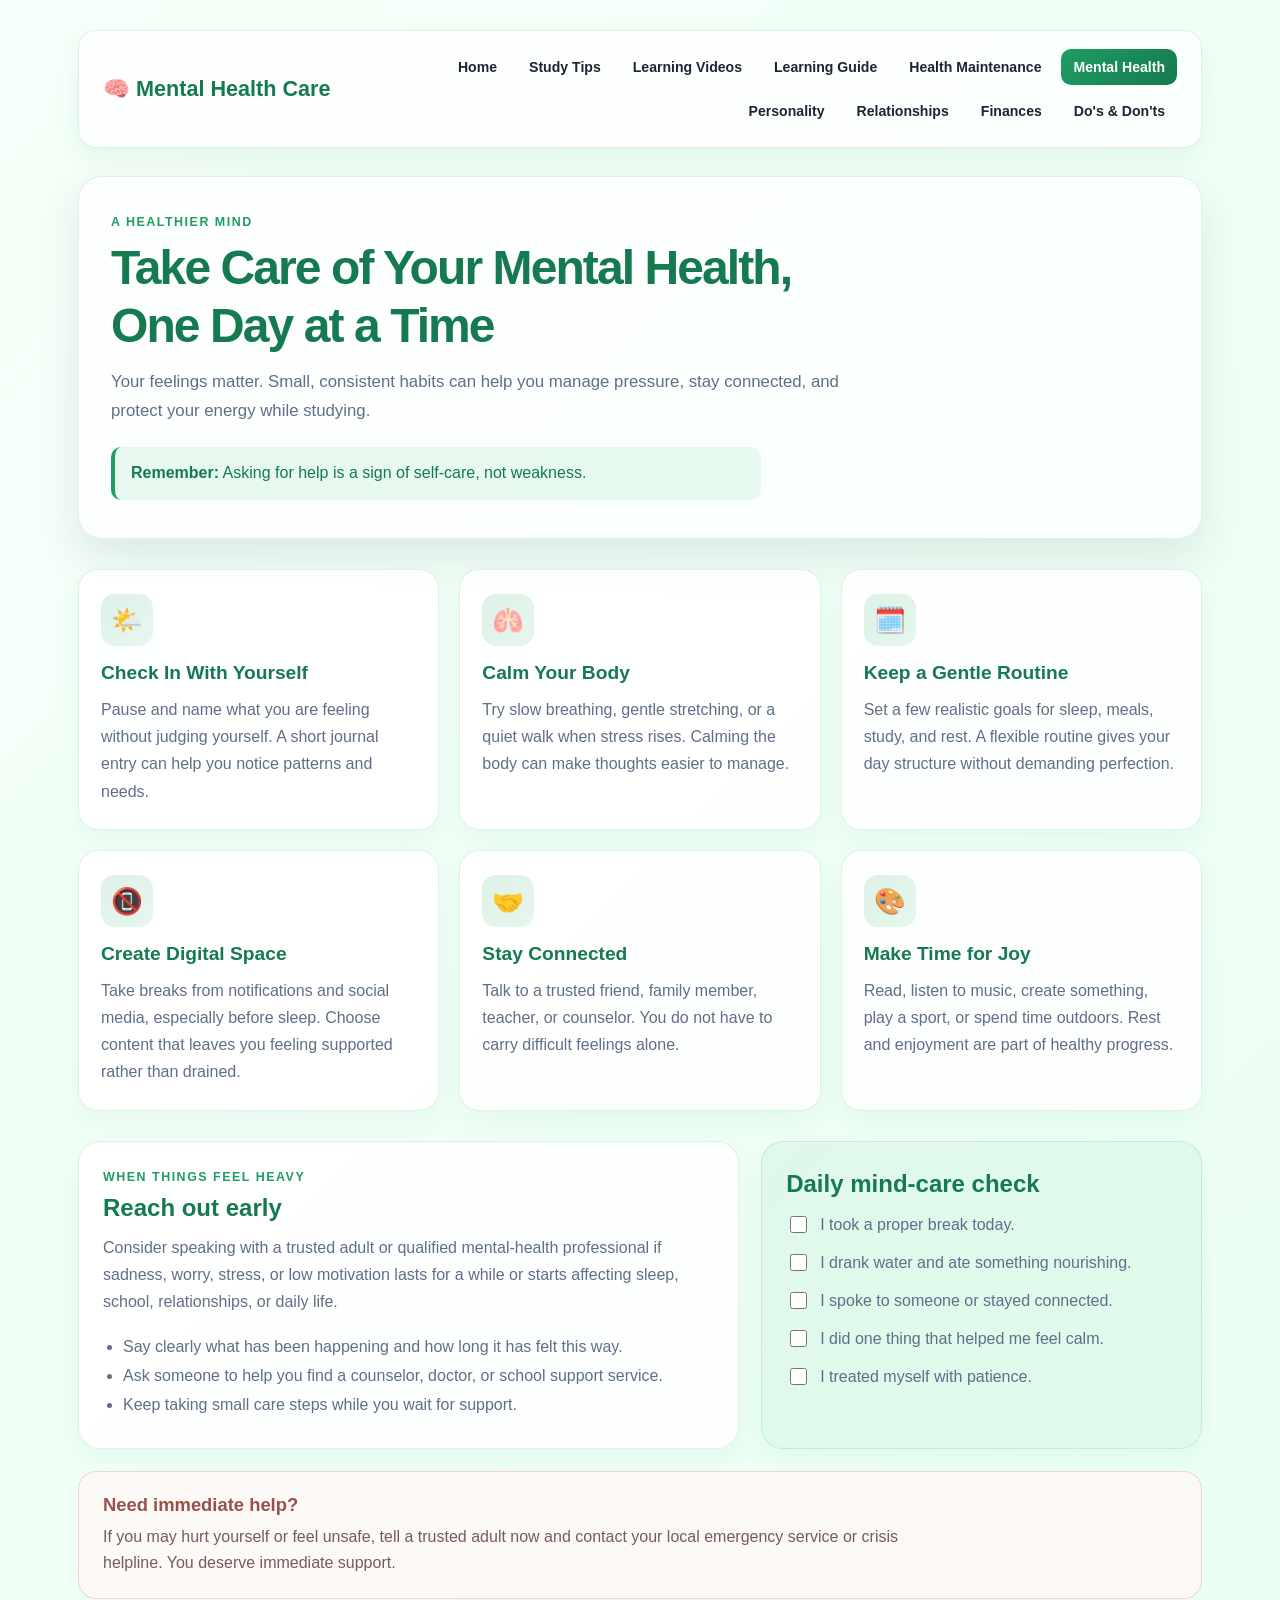
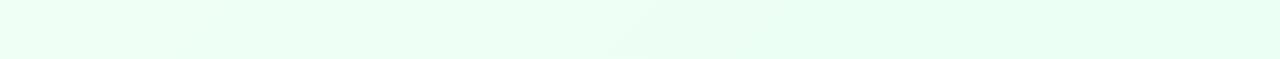
<file: mental-health.html>
<!DOCTYPE html>
<html lang="en">
<head>
    <meta charset="UTF-8">
    <meta name="viewport" content="width=device-width, initial-scale=1.0">
    <title>Mental Health Care | AI Routine Planner</title>
    <link rel="stylesheet" href="mental-health.css">
</head>
<body>
    <div class="page-shell">
        <header class="topbar">
            <div class="brand">🧠 Mental Health Care</div>
            <nav class="nav-links" aria-label="Main navigation">
                <a href="index.html">Home</a>
                <a href="study-tips.html">Study Tips</a>
                <a href="learning-videos.html">Learning Videos</a>
                <a href="learning-guide.html">Learning Guide</a>
                <a href="health-maintenance.html">Health Maintenance</a>
                <a href="mental-health.html" class="active">Mental Health</a>
                <a href="personality-development.html">Personality</a>
                <a href="relationship-maintenance.html">Relationships</a>
                <a href="financial-carefulness.html">Finances</a>
                <a href="student-dos-donts.html">Do's &amp; Don'ts</a>
            </nav>
        </header>

        <main class="mental-container">
            <section class="hero">
                <p class="eyebrow">A Healthier Mind</p>
                <h1>Take Care of Your Mental Health, One Day at a Time</h1>
                <p class="subtitle">
                    Your feelings matter. Small, consistent habits can help you manage pressure, stay connected, and protect your energy while studying.
                </p>
                <div class="hero-note"><strong>Remember:</strong> Asking for help is a sign of self-care, not weakness.</div>
            </section>

            <section class="tip-grid" aria-label="Mental health care habits">
                <article class="tip-card">
                    <span class="icon">🌤️</span>
                    <h2>Check In With Yourself</h2>
                    <p>Pause and name what you are feeling without judging yourself. A short journal entry can help you notice patterns and needs.</p>
                </article>

                <article class="tip-card">
                    <span class="icon">🫁</span>
                    <h2>Calm Your Body</h2>
                    <p>Try slow breathing, gentle stretching, or a quiet walk when stress rises. Calming the body can make thoughts easier to manage.</p>
                </article>

                <article class="tip-card">
                    <span class="icon">🗓️</span>
                    <h2>Keep a Gentle Routine</h2>
                    <p>Set a few realistic goals for sleep, meals, study, and rest. A flexible routine gives your day structure without demanding perfection.</p>
                </article>

                <article class="tip-card">
                    <span class="icon">📵</span>
                    <h2>Create Digital Space</h2>
                    <p>Take breaks from notifications and social media, especially before sleep. Choose content that leaves you feeling supported rather than drained.</p>
                </article>

                <article class="tip-card">
                    <span class="icon">🤝</span>
                    <h2>Stay Connected</h2>
                    <p>Talk to a trusted friend, family member, teacher, or counselor. You do not have to carry difficult feelings alone.</p>
                </article>

                <article class="tip-card">
                    <span class="icon">🎨</span>
                    <h2>Make Time for Joy</h2>
                    <p>Read, listen to music, create something, play a sport, or spend time outdoors. Rest and enjoyment are part of healthy progress.</p>
                </article>
            </section>

            <section class="support-layout">
                <article class="support-box">
                    <p class="eyebrow">When Things Feel Heavy</p>
                    <h2>Reach out early</h2>
                    <p>Consider speaking with a trusted adult or qualified mental-health professional if sadness, worry, stress, or low motivation lasts for a while or starts affecting sleep, school, relationships, or daily life.</p>
                    <ul>
                        <li>Say clearly what has been happening and how long it has felt this way.</li>
                        <li>Ask someone to help you find a counselor, doctor, or school support service.</li>
                        <li>Keep taking small care steps while you wait for support.</li>
                    </ul>
                </article>

                <article class="checklist-box">
                    <h2>Daily mind-care check</h2>
                    <label><input type="checkbox"> I took a proper break today.</label>
                    <label><input type="checkbox"> I drank water and ate something nourishing.</label>
                    <label><input type="checkbox"> I spoke to someone or stayed connected.</label>
                    <label><input type="checkbox"> I did one thing that helped me feel calm.</label>
                    <label><input type="checkbox"> I treated myself with patience.</label>
                </article>
            </section>

            <section class="urgent-box">
                <h2>Need immediate help?</h2>
                <p>If you may hurt yourself or feel unsafe, tell a trusted adult now and contact your local emergency service or crisis helpline. You deserve immediate support.</p>
            </section>
        </main>
    </div>
</body>
</html>
</file>
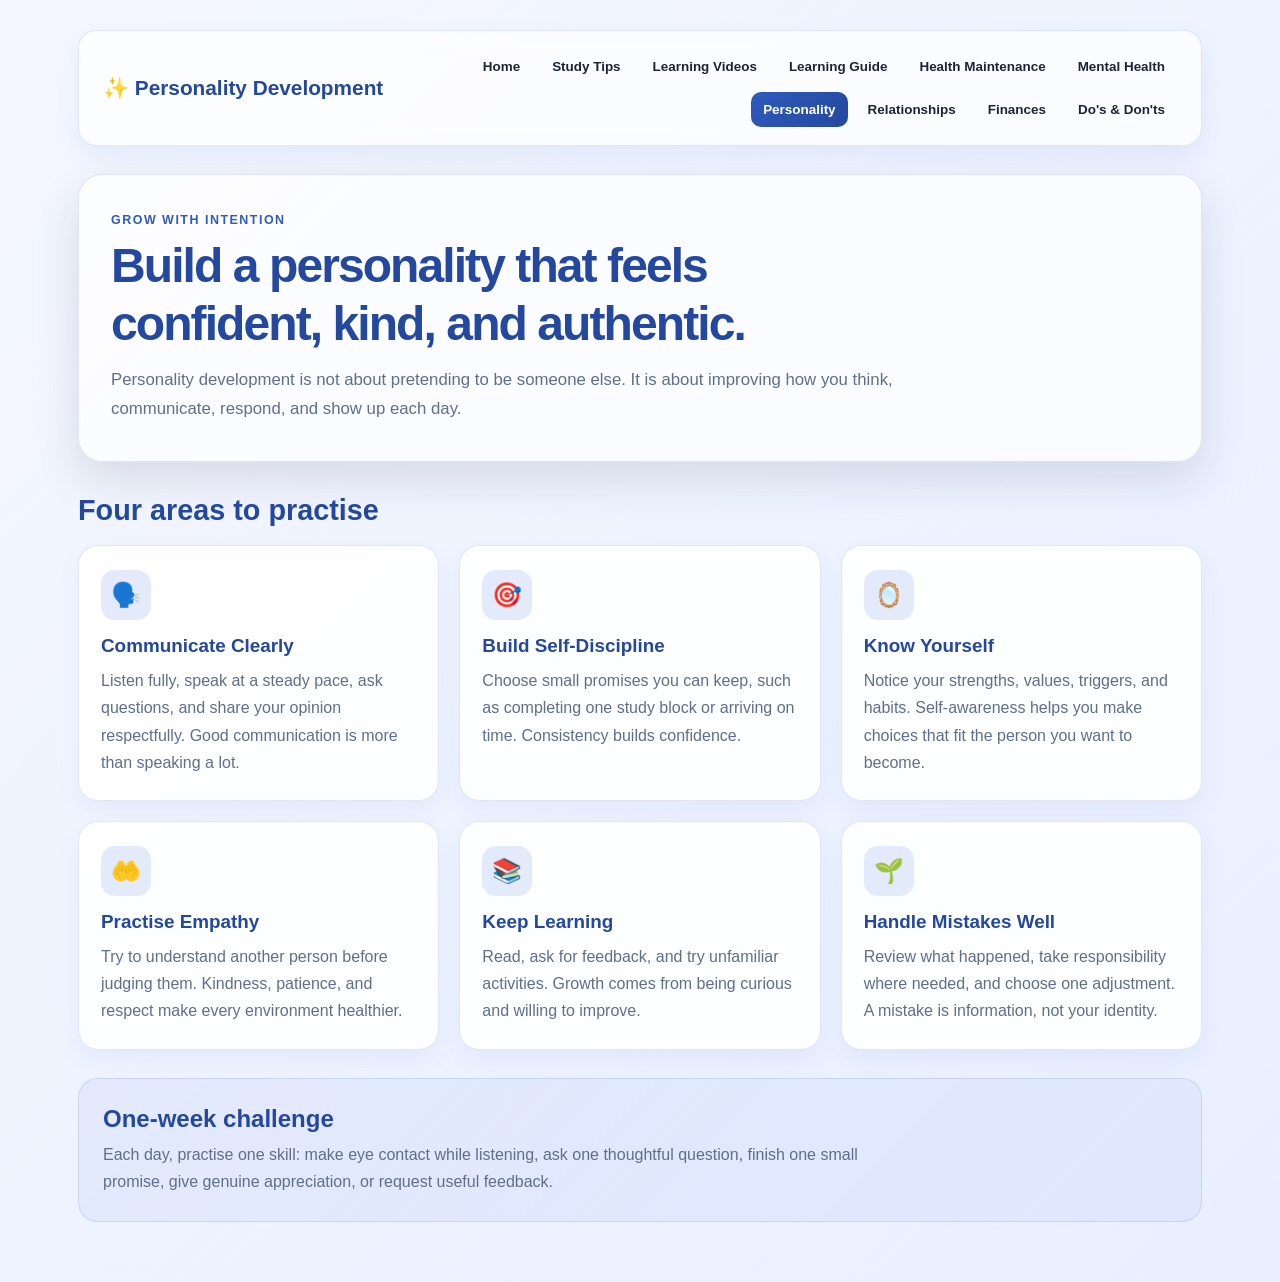
<file: personality-development.html>
<!DOCTYPE html>
<html lang="en">
<head>
    <meta charset="UTF-8">
    <meta name="viewport" content="width=device-width, initial-scale=1.0">
    <title>Personality Development | AI Routine Planner</title>
    <link rel="stylesheet" href="student-life.css">
</head>
<body>
    <div class="page-shell">
        <header class="topbar">
            <div class="brand">✨ Personality Development</div>
            <nav class="nav-links" aria-label="Main navigation">
                <a href="index.html">Home</a><a href="study-tips.html">Study Tips</a><a href="learning-videos.html">Learning Videos</a><a href="learning-guide.html">Learning Guide</a><a href="health-maintenance.html">Health Maintenance</a><a href="mental-health.html">Mental Health</a><a href="personality-development.html" class="active">Personality</a><a href="relationship-maintenance.html">Relationships</a><a href="financial-carefulness.html">Finances</a><a href="student-dos-donts.html">Do's &amp; Don'ts</a>
            </nav>
        </header>
        <main class="content">
            <section class="hero"><p class="eyebrow">Grow With Intention</p><h1>Build a personality that feels confident, kind, and authentic.</h1><p class="subtitle">Personality development is not about pretending to be someone else. It is about improving how you think, communicate, respond, and show up each day.</p></section>
            <h2 class="section-title">Four areas to practise</h2>
            <section class="card-grid">
                <article class="card"><span class="icon">🗣️</span><h2>Communicate Clearly</h2><p>Listen fully, speak at a steady pace, ask questions, and share your opinion respectfully. Good communication is more than speaking a lot.</p></article>
                <article class="card"><span class="icon">🎯</span><h2>Build Self-Discipline</h2><p>Choose small promises you can keep, such as completing one study block or arriving on time. Consistency builds confidence.</p></article>
                <article class="card"><span class="icon">🪞</span><h2>Know Yourself</h2><p>Notice your strengths, values, triggers, and habits. Self-awareness helps you make choices that fit the person you want to become.</p></article>
                <article class="card"><span class="icon">🤲</span><h2>Practise Empathy</h2><p>Try to understand another person before judging them. Kindness, patience, and respect make every environment healthier.</p></article>
                <article class="card"><span class="icon">📚</span><h2>Keep Learning</h2><p>Read, ask for feedback, and try unfamiliar activities. Growth comes from being curious and willing to improve.</p></article>
                <article class="card"><span class="icon">🌱</span><h2>Handle Mistakes Well</h2><p>Review what happened, take responsibility where needed, and choose one adjustment. A mistake is information, not your identity.</p></article>
            </section>
            <section class="note"><h2>One-week challenge</h2><p>Each day, practise one skill: make eye contact while listening, ask one thoughtful question, finish one small promise, give genuine appreciation, or request useful feedback.</p></section>
        </main>
    </div>
</body>
</html>
</file>
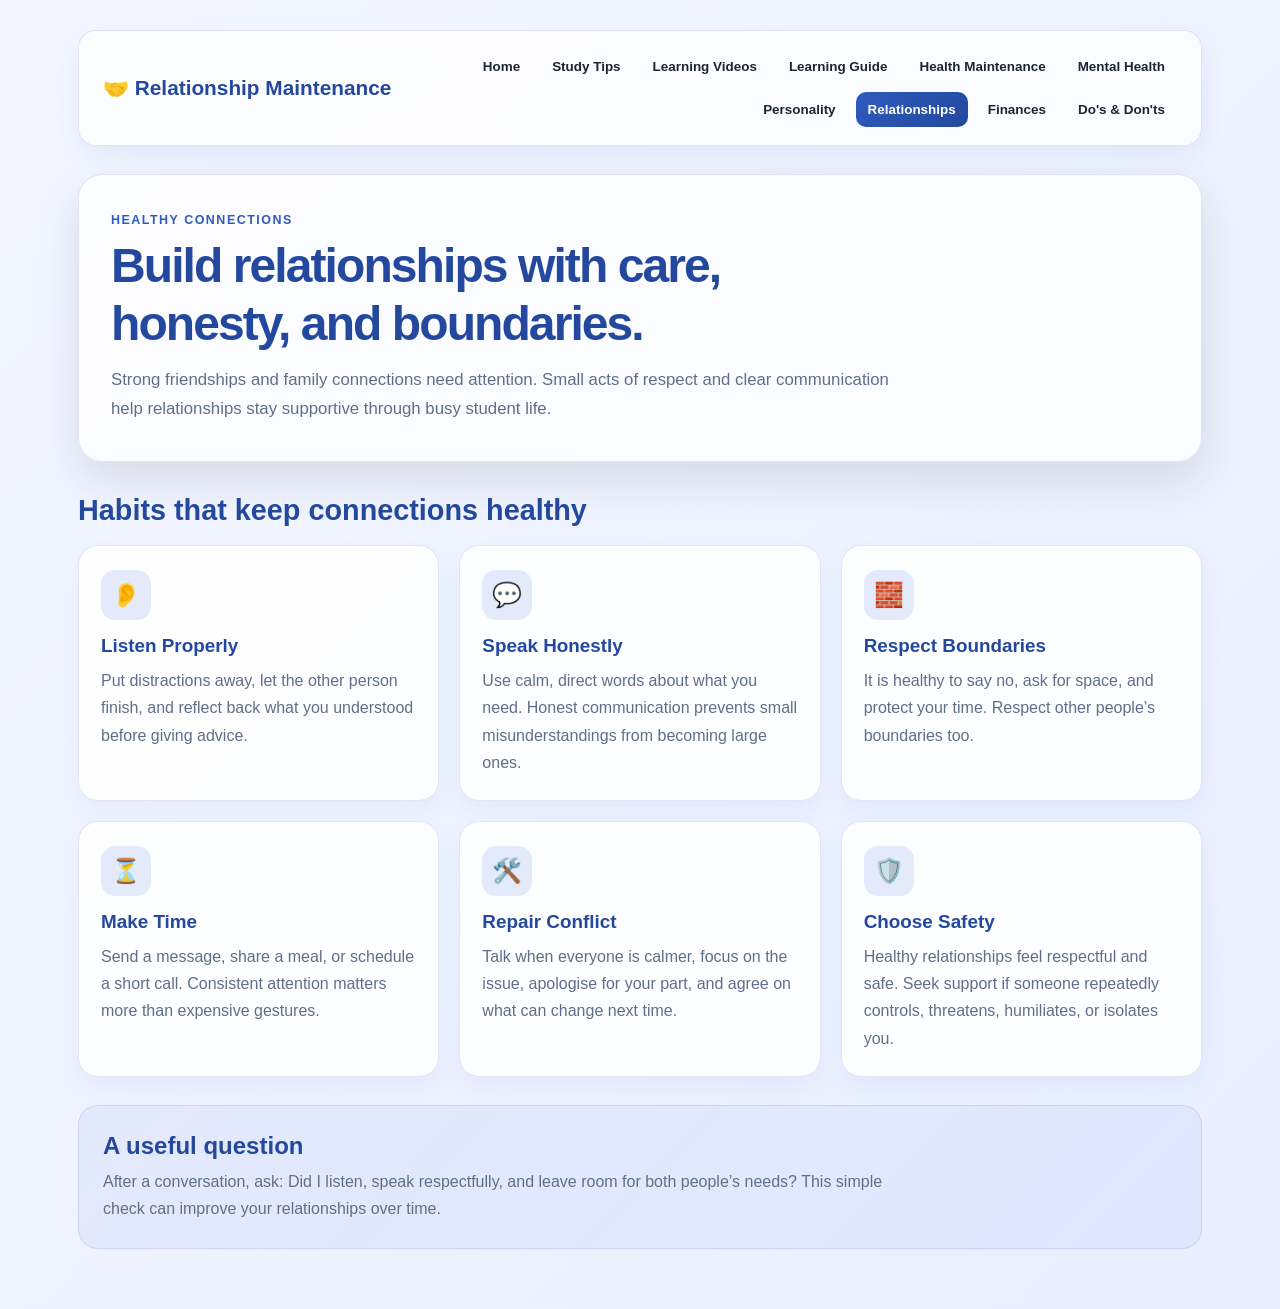
<file: relationship-maintenance.html>
<!DOCTYPE html>
<html lang="en">
<head>
    <meta charset="UTF-8">
    <meta name="viewport" content="width=device-width, initial-scale=1.0">
    <title>Relationship Maintenance | AI Routine Planner</title>
    <link rel="stylesheet" href="student-life.css">
</head>
<body>
    <div class="page-shell">
        <header class="topbar">
            <div class="brand">🤝 Relationship Maintenance</div>
            <nav class="nav-links" aria-label="Main navigation">
                <a href="index.html">Home</a><a href="study-tips.html">Study Tips</a><a href="learning-videos.html">Learning Videos</a><a href="learning-guide.html">Learning Guide</a><a href="health-maintenance.html">Health Maintenance</a><a href="mental-health.html">Mental Health</a><a href="personality-development.html">Personality</a><a href="relationship-maintenance.html" class="active">Relationships</a><a href="financial-carefulness.html">Finances</a><a href="student-dos-donts.html">Do's &amp; Don'ts</a>
            </nav>
        </header>
        <main class="content">
            <section class="hero"><p class="eyebrow">Healthy Connections</p><h1>Build relationships with care, honesty, and boundaries.</h1><p class="subtitle">Strong friendships and family connections need attention. Small acts of respect and clear communication help relationships stay supportive through busy student life.</p></section>
            <h2 class="section-title">Habits that keep connections healthy</h2>
            <section class="card-grid">
                <article class="card"><span class="icon">👂</span><h2>Listen Properly</h2><p>Put distractions away, let the other person finish, and reflect back what you understood before giving advice.</p></article>
                <article class="card"><span class="icon">💬</span><h2>Speak Honestly</h2><p>Use calm, direct words about what you need. Honest communication prevents small misunderstandings from becoming large ones.</p></article>
                <article class="card"><span class="icon">🧱</span><h2>Respect Boundaries</h2><p>It is healthy to say no, ask for space, and protect your time. Respect other people’s boundaries too.</p></article>
                <article class="card"><span class="icon">⏳</span><h2>Make Time</h2><p>Send a message, share a meal, or schedule a short call. Consistent attention matters more than expensive gestures.</p></article>
                <article class="card"><span class="icon">🛠️</span><h2>Repair Conflict</h2><p>Talk when everyone is calmer, focus on the issue, apologise for your part, and agree on what can change next time.</p></article>
                <article class="card"><span class="icon">🛡️</span><h2>Choose Safety</h2><p>Healthy relationships feel respectful and safe. Seek support if someone repeatedly controls, threatens, humiliates, or isolates you.</p></article>
            </section>
            <section class="note"><h2>A useful question</h2><p>After a conversation, ask: Did I listen, speak respectfully, and leave room for both people’s needs? This simple check can improve your relationships over time.</p></section>
        </main>
    </div>
</body>
</html>
</file>
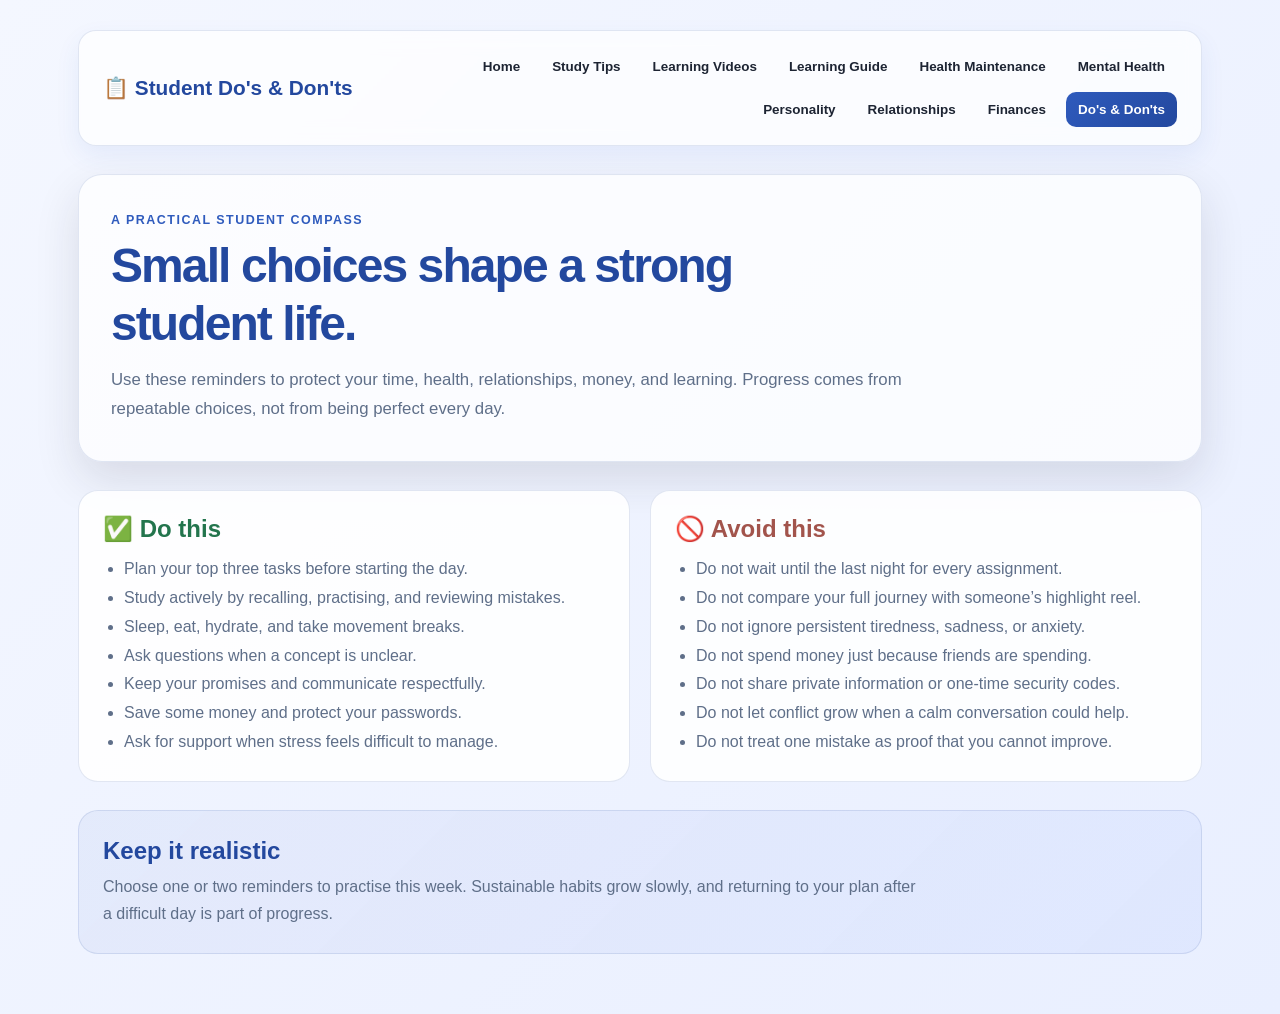
<file: student-dos-donts.html>
<!DOCTYPE html>
<html lang="en">
<head>
    <meta charset="UTF-8">
    <meta name="viewport" content="width=device-width, initial-scale=1.0">
    <title>Student Do's and Don'ts | AI Routine Planner</title>
    <link rel="stylesheet" href="student-life.css">
</head>
<body>
    <div class="page-shell">
        <header class="topbar">
            <div class="brand">📋 Student Do's &amp; Don'ts</div>
            <nav class="nav-links" aria-label="Main navigation">
                <a href="index.html">Home</a><a href="study-tips.html">Study Tips</a><a href="learning-videos.html">Learning Videos</a><a href="learning-guide.html">Learning Guide</a><a href="health-maintenance.html">Health Maintenance</a><a href="mental-health.html">Mental Health</a><a href="personality-development.html">Personality</a><a href="relationship-maintenance.html">Relationships</a><a href="financial-carefulness.html">Finances</a><a href="student-dos-donts.html" class="active">Do's &amp; Don'ts</a>
            </nav>
        </header>
        <main class="content">
            <section class="hero"><p class="eyebrow">A Practical Student Compass</p><h1>Small choices shape a strong student life.</h1><p class="subtitle">Use these reminders to protect your time, health, relationships, money, and learning. Progress comes from repeatable choices, not from being perfect every day.</p></section>
            <section class="do-dont">
                <section class="do"><h2>✅ Do this</h2><ul><li>Plan your top three tasks before starting the day.</li><li>Study actively by recalling, practising, and reviewing mistakes.</li><li>Sleep, eat, hydrate, and take movement breaks.</li><li>Ask questions when a concept is unclear.</li><li>Keep your promises and communicate respectfully.</li><li>Save some money and protect your passwords.</li><li>Ask for support when stress feels difficult to manage.</li></ul></section>
                <section class="dont"><h2>🚫 Avoid this</h2><ul><li>Do not wait until the last night for every assignment.</li><li>Do not compare your full journey with someone’s highlight reel.</li><li>Do not ignore persistent tiredness, sadness, or anxiety.</li><li>Do not spend money just because friends are spending.</li><li>Do not share private information or one-time security codes.</li><li>Do not let conflict grow when a calm conversation could help.</li><li>Do not treat one mistake as proof that you cannot improve.</li></ul></section>
            </section>
            <section class="note"><h2>Keep it realistic</h2><p>Choose one or two reminders to practise this week. Sustainable habits grow slowly, and returning to your plan after a difficult day is part of progress.</p></section>
        </main>
    </div>
</body>
</html>
</file>
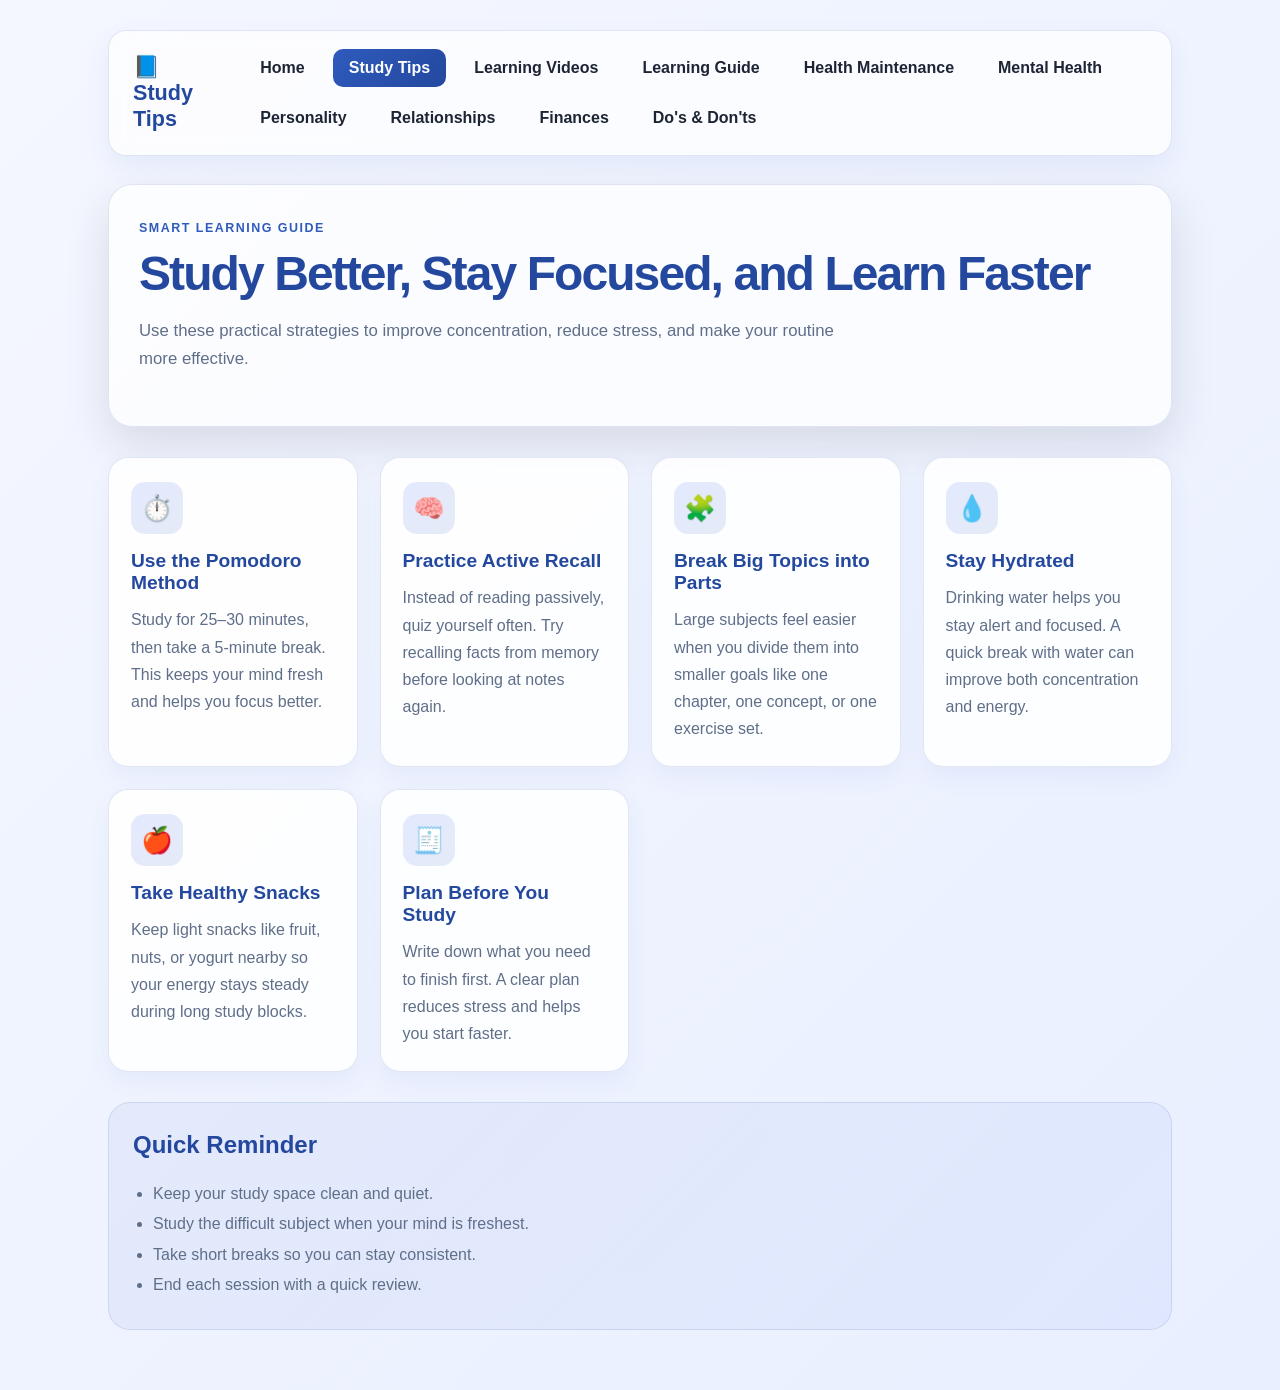
<file: study-tips.html>
<!DOCTYPE html>
<html lang="en">
<head>
    <meta charset="UTF-8">
    <meta name="viewport" content="width=device-width, initial-scale=1.0">
    <title>Study Tips | AI Routine Planner</title>
    <link rel="stylesheet" href="tips.css">
</head>
<body>
    <div class="page-shell">
        <header class="topbar">
            <div class="brand">📘 Study Tips</div>
            <nav class="nav-links">
                <a href="index.html">Home</a>
                <a href="study-tips.html" class="active">Study Tips</a>
                <a href="learning-videos.html">Learning Videos</a>
                <a href="learning-guide.html">Learning Guide</a>
                <a href="health-maintenance.html">Health Maintenance</a>
                <a href="mental-health.html">Mental Health</a>
                <a href="personality-development.html">Personality</a>
                <a href="relationship-maintenance.html">Relationships</a>
                <a href="financial-carefulness.html">Finances</a>
                <a href="student-dos-donts.html">Do's &amp; Don'ts</a>
            </nav>
        </header>

        <main class="tips-container">
            <section class="hero">
                <p class="eyebrow">Smart Learning Guide</p>
                <h1>Study Better, Stay Focused, and Learn Faster</h1>
                <p class="subtitle">
                    Use these practical strategies to improve concentration, reduce stress,
                    and make your routine more effective.
                </p>
            </section>

            <section class="tip-grid">
                <article class="tip-card">
                    <span class="icon">⏱️</span>
                    <h2>Use the Pomodoro Method</h2>
                    <p>Study for 25–30 minutes, then take a 5-minute break. This keeps your mind fresh and helps you focus better.</p>
                </article>

                <article class="tip-card">
                    <span class="icon">🧠</span>
                    <h2>Practice Active Recall</h2>
                    <p>Instead of reading passively, quiz yourself often. Try recalling facts from memory before looking at notes again.</p>
                </article>

                <article class="tip-card">
                    <span class="icon">🧩</span>
                    <h2>Break Big Topics into Parts</h2>
                    <p>Large subjects feel easier when you divide them into smaller goals like one chapter, one concept, or one exercise set.</p>
                </article>

                <article class="tip-card">
                    <span class="icon">💧</span>
                    <h2>Stay Hydrated</h2>
                    <p>Drinking water helps you stay alert and focused. A quick break with water can improve both concentration and energy.</p>
                </article>

                <article class="tip-card">
                    <span class="icon">🍎</span>
                    <h2>Take Healthy Snacks</h2>
                    <p>Keep light snacks like fruit, nuts, or yogurt nearby so your energy stays steady during long study blocks.</p>
                </article>

                <article class="tip-card">
                    <span class="icon">🧾</span>
                    <h2>Plan Before You Study</h2>
                    <p>Write down what you need to finish first. A clear plan reduces stress and helps you start faster.</p>
                </article>
            </section>

            <section class="advice-box">
                <h2>Quick Reminder</h2>
                <ul>
                    <li>Keep your study space clean and quiet.</li>
                    <li>Study the difficult subject when your mind is freshest.</li>
                    <li>Take short breaks so you can stay consistent.</li>
                    <li>End each session with a quick review.</li>
                </ul>
            </section>
        </main>
    </div>
</body>
</html>
</file>
<file: style.css>
:root {
    --bg-start: #eef4ff;
    --bg-end: #dfe9ff;
    --panel-bg: rgba(255, 255, 255, 0.9);
    --panel-border: rgba(98, 125, 180, 0.2);
    --primary: #2f5bbd;
    --primary-dark: #23489e;
    --primary-soft: #eaf1ff;
    --text: #1d2433;
    --muted: #5f6f89;
    --user-bg: linear-gradient(135deg, #305ecf, #4d78ea);
    --bot-bg: #f3f6fb;
    --bot-border: #dfe9f8;
    --shadow: 0 18px 45px rgba(29, 36, 51, 0.12);
}

* {
    box-sizing: border-box;
}

html, body {
    margin: 0;
    padding: 0;
    min-height: 100%;
    font-family: "Segoe UI", Tahoma, Geneva, Verdana, sans-serif;
    background: linear-gradient(135deg, var(--bg-start), var(--bg-end));
    color: var(--text);
}

body {
    min-height: 100vh;
    display: flex;
    align-items: center;
    justify-content: center;
    padding: 30px 16px;
}

.chat-container {
    width: min(100%, 880px);
    background: var(--panel-bg);
    border: 1px solid var(--panel-border);
    border-radius: 22px;
    box-shadow: var(--shadow);
    backdrop-filter: blur(10px);
    -webkit-backdrop-filter: blur(10px);
    overflow: hidden;
}

.header {
    padding: 28px 28px 18px;
    border-bottom: 1px solid rgba(111, 131, 177, 0.14);
    background: linear-gradient(180deg, rgba(255,255,255,0.7), rgba(247,250,255,0.8));
}

.header h1 {
    margin: 0 0 8px;
    font-size: clamp(1.8rem, 3vw, 2.5rem);
    font-weight: 700;
    letter-spacing: -0.04em;
    color: var(--primary-dark);
}

.header p {
    margin: 0;
    color: var(--muted);
    font-size: 1rem;
    line-height: 1.5;
}

.chat-box {
    height: 430px;
    padding: 24px 20px 18px;
    overflow-y: auto;
    background: rgba(244, 247, 255, 0.8);
    display: flex;
    flex-direction: column;
    gap: 14px;
}

.chat-box::-webkit-scrollbar {
    width: 8px;
}

.chat-box::-webkit-scrollbar-thumb {
    background: rgba(95, 111, 137, 0.35);
    border-radius: 999px;
}

.message {
    max-width: 78%;
    padding: 14px 18px;
    border-radius: 18px;
    line-height: 1.6;
    font-size: 0.98rem;
    word-wrap: break-word;
    box-shadow: 0 6px 18px rgba(44, 59, 89, 0.06);
}

.message.bot {
    align-self: flex-start;
    background: var(--bot-bg);
    color: var(--text);
    border: 1px solid var(--bot-border);
    border-bottom-left-radius: 6px;
}

.message.user {
    align-self: flex-end;
    background: var(--user-bg);
    color: #fff;
    border-bottom-right-radius: 6px;
}

.message strong {
    display: inline-block;
    margin-bottom: 8px;
    font-weight: 700;
}

.input-area {
    display: flex;
    gap: 12px;
    align-items: center;
    padding: 20px 22px 24px;
    background: rgba(255, 255, 255, 0.8);
    border-top: 1px solid rgba(111, 131, 177, 0.14);
}

.quick-links {
    display: flex;
    gap: 12px;
    justify-content: center;
    flex-wrap: wrap;
    padding: 0 20px 24px;
    background: rgba(255, 255, 255, 0.7);
}

.quick-links a {
    display: inline-flex;
    align-items: center;
    justify-content: center;
    padding: 12px 18px;
    min-width: 140px;
    text-decoration: none;
    border-radius: 12px;
    font-weight: 700;
    color: var(--primary-dark);
    background: linear-gradient(135deg, rgba(47, 91, 189, 0.08), rgba(110, 142, 251, 0.12));
    border: 1px solid rgba(47, 91, 189, 0.15);
    transition: transform 0.2s ease, box-shadow 0.2s ease, background 0.2s ease;
}

.quick-links a:hover {
    transform: translateY(-1px);
    background: linear-gradient(135deg, var(--primary), var(--primary-dark));
    color: #fff;
    box-shadow: 0 12px 20px rgba(47, 91, 189, 0.15);
}

#user-input {
    flex: 1;
    min-width: 0;
    height: 52px;
    padding: 0 18px;
    border: 1px solid rgba(97, 119, 170, 0.28);
    border-radius: 14px;
    background: #fff;
    color: var(--text);
    font-size: 1rem;
    outline: none;
    transition: border-color 0.2s ease, box-shadow 0.2s ease;
}

#user-input::placeholder {
    color: #8796ad;
}

#user-input:focus {
    border-color: rgba(47, 91, 189, 0.7);
    box-shadow: 0 0 0 4px rgba(47, 91, 189, 0.12);
}

button {
    height: 52px;
    border: none;
    border-radius: 14px;
    padding: 0 24px;
    background: linear-gradient(135deg, var(--primary), var(--primary-dark));
    color: #fff;
    font-size: 0.98rem;
    font-weight: 700;
    cursor: pointer;
    transition: transform 0.18s ease, box-shadow 0.18s ease, opacity 0.18s ease;
    box-shadow: 0 10px 20px rgba(47, 91, 189, 0.2);
}

button:hover {
    transform: translateY(-1px);
    box-shadow: 0 14px 20px rgba(47, 91, 189, 0.22);
}

button:active {
    transform: translateY(0);
}

button:focus-visible,
#user-input:focus-visible {
    outline: 3px solid rgba(47, 91, 189, 0.2);
    outline-offset: 2px;
}

@media (max-width: 640px) {
    .header {
        padding: 22px 18px 16px;
    }

    .chat-box {
        height: 360px;
        padding: 18px 14px 12px;
    }

    .message {
        max-width: 85%;
        padding: 12px 14px;
        font-size: 0.92rem;
    }

    .input-area {
        flex-direction: column;
        align-items: stretch;
        padding: 16px 14px 18px;
    }

    button {
        width: 100%;
    }
}
</file>
<file: student-life.css>
:root {
    --bg-1: #f4f7ff;
    --bg-2: #e9efff;
    --panel: rgba(255, 255, 255, 0.88);
    --primary: #2f5bbd;
    --primary-dark: #23489e;
    --accent: #6e8efb;
    --text: #1d2433;
    --muted: #5f6f89;
    --line: rgba(98, 125, 180, 0.18);
    --shadow: 0 18px 45px rgba(29, 36, 51, 0.12);
}

* { box-sizing: border-box; }
body { margin: 0; min-height: 100vh; font-family: "Segoe UI", Tahoma, Geneva, Verdana, sans-serif; background: linear-gradient(135deg, var(--bg-1), var(--bg-2)); color: var(--text); }
.page-shell { max-width: 1160px; margin: 0 auto; padding: 30px 18px 60px; }
.topbar { display: flex; align-items: center; justify-content: space-between; gap: 20px; padding: 18px 24px; background: rgba(255,255,255,.72); border: 1px solid var(--line); border-radius: 18px; box-shadow: 0 10px 24px rgba(47,91,189,.08); backdrop-filter: blur(10px); }
.brand { color: var(--primary-dark); font-size: 1.3rem; font-weight: 700; white-space: nowrap; }
.nav-links { display: flex; gap: 8px; flex-wrap: wrap; justify-content: flex-end; }
.nav-links a { padding: 10px 12px; border-radius: 10px; color: var(--text); font-size: .84rem; font-weight: 600; text-decoration: none; transition: .2s ease; }
.nav-links a:hover, .nav-links a.active { background: linear-gradient(135deg, var(--primary), var(--primary-dark)); color: #fff; }
.content { margin-top: 28px; }
.hero { padding: 38px 32px; background: rgba(255,255,255,.72); border: 1px solid var(--line); border-radius: 24px; box-shadow: var(--shadow); }
.eyebrow { margin: 0 0 10px; color: var(--primary); font-size: .78rem; font-weight: 700; letter-spacing: .12em; text-transform: uppercase; }
.hero h1 { max-width: 780px; margin: 0; color: var(--primary-dark); font-size: clamp(2rem,4vw,3rem); line-height: 1.2; letter-spacing: -.04em; }
.subtitle { max-width: 800px; margin: 14px 0 0; color: var(--muted); font-size: 1.05rem; line-height: 1.7; }
.section-title { margin: 32px 0 18px; color: var(--primary-dark); font-size: 1.8rem; }
.card-grid { display: grid; grid-template-columns: repeat(3,minmax(0,1fr)); gap: 20px; }
.card { padding: 24px 22px; background: var(--panel); border: 1px solid var(--line); border-radius: 20px; box-shadow: 0 10px 24px rgba(47,91,189,.06); }
.icon { display: inline-flex; align-items: center; justify-content: center; width: 50px; height: 50px; margin-bottom: 15px; border-radius: 14px; background: linear-gradient(135deg,rgba(110,142,251,.18),rgba(47,91,189,.12)); font-size: 1.5rem; }
.card h2 { margin: 0 0 10px; color: var(--primary-dark); font-size: 1.18rem; }
.card p, .card li, .note p { color: var(--muted); line-height: 1.7; }
.card p { margin: 0; }
.card ul { margin: 0; padding-left: 20px; }
.note { margin-top: 28px; padding: 26px 24px; border: 1px solid var(--line); border-radius: 20px; background: linear-gradient(135deg,rgba(47,91,189,.06),rgba(110,142,251,.08)); }
.note h2 { margin: 0 0 8px; color: var(--primary-dark); }
.note p { max-width: 820px; margin: 0; }
.do-dont { display: grid; grid-template-columns: 1fr 1fr; gap: 20px; margin-top: 28px; }
.do-dont > section { padding: 24px; border-radius: 20px; border: 1px solid var(--line); background: var(--panel); }
.do-dont h2 { margin: 0 0 12px; color: var(--primary-dark); }
.do-dont ul { margin: 0; padding-left: 21px; color: var(--muted); line-height: 1.8; }
.do h2 { color: #23754d; }
.dont h2 { color: #a2544c; }
@media (max-width: 900px) { .topbar { align-items: flex-start; flex-direction: column; } .nav-links { justify-content: flex-start; } .card-grid { grid-template-columns: repeat(2,minmax(0,1fr)); } }
@media (max-width: 640px) { .hero { padding: 28px 20px; } .card-grid, .do-dont { grid-template-columns: 1fr; } }
@media (max-width: 420px) { .nav-links { width: 100%; } .nav-links a { flex: 1 1 calc(50% - 8px); text-align: center; } }
</file>
<file: health.css>
:root {
    --bg-1: #f5fff9;
    --bg-2: #ebfff4;
    --panel: rgba(255, 255, 255, 0.88);
    --primary: #1f9d63;
    --primary-dark: #157a4f;
    --accent: #76d7a0;
    --text: #1d2433;
    --muted: #5f6f89;
    --line: rgba(31, 157, 99, 0.14);
    --shadow: 0 18px 45px rgba(29, 36, 51, 0.1);
}

* {
    box-sizing: border-box;
}

body {
    margin: 0;
    min-height: 100vh;
    font-family: "Segoe UI", Tahoma, Geneva, Verdana, sans-serif;
    background: linear-gradient(135deg, var(--bg-1), var(--bg-2));
    color: var(--text);
}

.page-shell {
    max-width: 1100px;
    margin: 0 auto;
    padding: 30px 18px 60px;
}

.topbar {
    display: flex;
    align-items: center;
    justify-content: space-between;
    gap: 20px;
    padding: 18px 24px;
    background: rgba(255, 255, 255, 0.72);
    border: 1px solid var(--line);
    border-radius: 18px;
    box-shadow: 0 10px 24px rgba(31, 157, 99, 0.08);
    backdrop-filter: blur(10px);
}

.brand {
    font-size: 1.35rem;
    font-weight: 700;
    color: var(--primary-dark);
}

.nav-links {
    display: flex;
    gap: 12px;
    flex-wrap: wrap;
}

.nav-links a {
    text-decoration: none;
    color: var(--text);
    padding: 10px 16px;
    border-radius: 10px;
    font-weight: 600;
    transition: 0.2s ease;
}

.nav-links a:hover,
.nav-links a.active {
    background: linear-gradient(135deg, var(--primary), var(--primary-dark));
    color: #fff;
}

.tips-container {
    margin-top: 28px;
}

.hero {
    background: rgba(255, 255, 255, 0.72);
    border: 1px solid var(--line);
    border-radius: 24px;
    padding: 36px 30px;
    box-shadow: var(--shadow);
}

.eyebrow {
    margin: 0 0 10px;
    font-size: 0.78rem;
    letter-spacing: 0.12em;
    text-transform: uppercase;
    font-weight: 700;
    color: var(--primary);
}

.hero h1 {
    margin: 0;
    font-size: clamp(2rem, 4vw, 3rem);
    line-height: 1.2;
    letter-spacing: -0.04em;
    color: var(--primary-dark);
}

.subtitle {
    margin-top: 14px;
    max-width: 720px;
    color: var(--muted);
    font-size: 1.05rem;
    line-height: 1.7;
}

.tip-grid {
    display: grid;
    grid-template-columns: repeat(auto-fit, minmax(240px, 1fr));
    gap: 22px;
    margin-top: 30px;
}

.tip-card {
    background: var(--panel);
    border: 1px solid var(--line);
    border-radius: 20px;
    padding: 24px 22px;
    box-shadow: 0 10px 24px rgba(31, 157, 99, 0.06);
}

.icon {
    display: inline-flex;
    align-items: center;
    justify-content: center;
    width: 52px;
    height: 52px;
    border-radius: 14px;
    background: linear-gradient(135deg, rgba(31, 157, 99, 0.14), rgba(118, 215, 160, 0.18));
    font-size: 1.6rem;
    margin-bottom: 16px;
}

.tip-card h2 {
    margin: 0 0 12px;
    font-size: 1.2rem;
    color: var(--primary-dark);
}

.tip-card p {
    margin: 0;
    color: var(--muted);
    line-height: 1.7;
}

.advice-box {
    margin-top: 30px;
    background: linear-gradient(135deg, rgba(31, 157, 99, 0.06), rgba(118, 215, 160, 0.08));
    border: 1px solid var(--line);
    border-radius: 22px;
    padding: 28px 24px;
}

.advice-box h2 {
    margin-top: 0;
    color: var(--primary-dark);
}

.advice-box ul {
    margin: 0;
    padding-left: 20px;
    color: var(--muted);
    line-height: 1.9;
}

@media (max-width: 640px) {
    .topbar {
        flex-direction: column;
        align-items: flex-start;
    }

    .nav-links {
        width: 100%;
    }

    .nav-links a {
        flex: 1;
        text-align: center;
    }

    .hero {
        padding: 24px 18px;
    }
}
</file>
<file: learning-guide.css>
:root {
    --bg-1: #f4f7ff;
    --bg-2: #e9efff;
    --panel: rgba(255, 255, 255, 0.88);
    --panel-strong: rgba(255, 255, 255, 0.96);
    --primary: #2f5bbd;
    --primary-dark: #23489e;
    --accent: #6e8efb;
    --text: #1d2433;
    --muted: #5f6f89;
    --line: rgba(98, 125, 180, 0.18);
    --shadow: 0 18px 45px rgba(29, 36, 51, 0.12);
}

* { box-sizing: border-box; }

html { scroll-behavior: smooth; }

body {
    margin: 0;
    min-height: 100vh;
    font-family: "Segoe UI", Tahoma, Geneva, Verdana, sans-serif;
    background: linear-gradient(135deg, var(--bg-1), var(--bg-2));
    color: var(--text);
}

.page-shell { max-width: 1160px; margin: 0 auto; padding: 30px 18px 60px; }

.topbar {
    display: flex;
    align-items: center;
    justify-content: space-between;
    gap: 20px;
    padding: 18px 24px;
    background: rgba(255, 255, 255, 0.72);
    border: 1px solid var(--line);
    border-radius: 18px;
    box-shadow: 0 10px 24px rgba(47, 91, 189, 0.08);
    backdrop-filter: blur(10px);
}

.brand { color: var(--primary-dark); font-size: 1.35rem; font-weight: 700; white-space: nowrap; }
.nav-links { display: flex; gap: 8px; flex-wrap: wrap; justify-content: flex-end; }
.nav-links a { padding: 10px 12px; border-radius: 10px; color: var(--text); font-size: 0.88rem; font-weight: 600; text-decoration: none; transition: 0.2s ease; }
.nav-links a:hover, .nav-links a.active { background: linear-gradient(135deg, var(--primary), var(--primary-dark)); color: #fff; }

.guide-container { margin-top: 28px; }
.hero { padding: 40px 32px; background: rgba(255, 255, 255, 0.72); border: 1px solid var(--line); border-radius: 24px; box-shadow: var(--shadow); }
.eyebrow { margin: 0 0 10px; color: var(--primary); font-size: 0.78rem; font-weight: 700; letter-spacing: 0.12em; text-transform: uppercase; }
.hero h1 { max-width: 700px; margin: 0; color: var(--primary-dark); font-size: clamp(2rem, 4vw, 3rem); line-height: 1.2; letter-spacing: -0.04em; }
.subtitle { max-width: 780px; margin: 14px 0 0; color: var(--muted); font-size: 1.05rem; line-height: 1.7; }
.hero-action { display: inline-flex; gap: 12px; align-items: center; margin-top: 24px; padding: 12px 16px; border-radius: 12px; background: linear-gradient(135deg, var(--primary), var(--primary-dark)); color: #fff; font-weight: 700; text-decoration: none; box-shadow: 0 10px 20px rgba(47, 91, 189, 0.18); }
.hero-action span { font-size: 1.15rem; }

.levels-section, .study-cycle, .subject-guide { margin-top: 34px; }
.section-heading { margin-bottom: 20px; }
.section-heading.compact { margin-bottom: 16px; }
.section-heading h2 { margin: 0; color: var(--primary-dark); font-size: clamp(1.55rem, 3vw, 2.1rem); }
.section-heading > p:last-child { max-width: 720px; margin: 10px 0 0; color: var(--muted); line-height: 1.6; }

.level-grid { display: grid; grid-template-columns: repeat(3, minmax(0, 1fr)); gap: 20px; }
.level-card { padding: 24px; background: var(--panel); border: 1px solid var(--line); border-radius: 20px; box-shadow: 0 10px 24px rgba(47, 91, 189, 0.06); border-top: 4px solid var(--primary); }
.level-card.moderate { border-top-color: #5d79dd; }
.level-card.advanced { border-top-color: #23489e; }
.level-topline { display: flex; align-items: center; justify-content: space-between; gap: 12px; }
.level-badge { display: inline-flex; align-items: center; justify-content: center; width: 38px; height: 38px; border-radius: 12px; background: linear-gradient(135deg, var(--primary), var(--accent)); color: #fff; font-size: 0.8rem; font-weight: 800; }
.level-label { color: var(--primary); font-size: 0.78rem; font-weight: 700; }
.level-card h3 { margin: 20px 0 8px; color: var(--primary-dark); font-size: 1.55rem; }
.level-intro { min-height: 48px; margin: 0; color: var(--muted); line-height: 1.55; }
.level-card h4 { margin: 22px 0 8px; color: var(--text); }
.level-card ul { min-height: 132px; margin: 0; padding-left: 20px; color: var(--muted); line-height: 1.7; }
.move-on { margin-top: 20px; padding: 13px; border-radius: 12px; background: rgba(110, 142, 251, 0.1); color: var(--muted); font-size: 0.88rem; line-height: 1.55; }
.move-on strong { color: var(--primary-dark); }

.cycle-grid { display: grid; grid-template-columns: repeat(4, minmax(0, 1fr)); gap: 14px; }
.cycle-grid article { padding: 20px; background: var(--panel-strong); border: 1px solid var(--line); border-radius: 16px; }
.cycle-grid span { display: inline-flex; align-items: center; justify-content: center; width: 32px; height: 32px; border-radius: 50%; background: var(--primary); color: #fff; font-weight: 800; }
.cycle-grid h3 { margin: 14px 0 7px; color: var(--primary-dark); }
.cycle-grid p { margin: 0; color: var(--muted); font-size: 0.92rem; line-height: 1.6; }

.subject-table { overflow: hidden; border: 1px solid var(--line); border-radius: 18px; background: var(--panel); }
.table-row { display: grid; grid-template-columns: 190px 1fr; gap: 20px; padding: 15px 20px; border-top: 1px solid var(--line); color: var(--muted); line-height: 1.55; }
.table-row:first-child { border-top: 0; }
.table-row strong { color: var(--primary-dark); }
.table-header { background: rgba(110, 142, 251, 0.1); color: var(--primary-dark); font-size: 0.82rem; font-weight: 800; text-transform: uppercase; letter-spacing: 0.08em; }

.advice-box { margin-top: 30px; padding: 28px 24px; border: 1px solid var(--line); border-radius: 22px; background: linear-gradient(135deg, rgba(47, 91, 189, 0.06), rgba(110, 142, 251, 0.08)); }
.advice-box h2 { margin: 0 0 10px; color: var(--primary-dark); }
.advice-box p { max-width: 780px; margin: 0; color: var(--muted); line-height: 1.7; }

@media (max-width: 900px) {
    .topbar { align-items: flex-start; flex-direction: column; }
    .nav-links { justify-content: flex-start; }
    .level-grid { grid-template-columns: 1fr; }
    .level-card ul, .level-intro { min-height: auto; }
}

@media (max-width: 640px) {
    .hero { padding: 28px 20px; }
    .cycle-grid { grid-template-columns: repeat(2, minmax(0, 1fr)); }
    .table-row { grid-template-columns: 1fr; gap: 5px; }
}

@media (max-width: 420px) {
    .nav-links { width: 100%; }
    .nav-links a { flex: 1 1 calc(50% - 8px); text-align: center; }
    .cycle-grid { grid-template-columns: 1fr; }
}
</file>
<file: learning-videos.css>
:root {
    --bg-1: #f4f7ff;
    --bg-2: #e9efff;
    --panel: rgba(255, 255, 255, 0.88);
    --panel-strong: rgba(255, 255, 255, 0.96);
    --primary: #2f5bbd;
    --primary-dark: #23489e;
    --accent: #6e8efb;
    --text: #1d2433;
    --muted: #5f6f89;
    --line: rgba(98, 125, 180, 0.18);
    --shadow: 0 18px 45px rgba(29, 36, 51, 0.12);
}

* {
    box-sizing: border-box;
}

html {
    scroll-behavior: smooth;
}

body {
    margin: 0;
    min-height: 100vh;
    font-family: "Segoe UI", Tahoma, Geneva, Verdana, sans-serif;
    background: linear-gradient(135deg, var(--bg-1), var(--bg-2));
    color: var(--text);
}

.page-shell {
    max-width: 1160px;
    margin: 0 auto;
    padding: 30px 18px 60px;
}

.topbar {
    display: flex;
    align-items: center;
    justify-content: space-between;
    gap: 20px;
    padding: 18px 24px;
    background: rgba(255, 255, 255, 0.72);
    border: 1px solid var(--line);
    border-radius: 18px;
    box-shadow: 0 10px 24px rgba(47, 91, 189, 0.08);
    backdrop-filter: blur(10px);
}

.brand {
    color: var(--primary-dark);
    font-size: 1.35rem;
    font-weight: 700;
    white-space: nowrap;
}

.nav-links {
    display: flex;
    gap: 8px;
    flex-wrap: wrap;
    justify-content: flex-end;
}

.nav-links a {
    padding: 10px 13px;
    border-radius: 10px;
    color: var(--text);
    font-size: 0.92rem;
    font-weight: 600;
    text-decoration: none;
    transition: 0.2s ease;
}

.nav-links a:hover,
.nav-links a.active {
    background: linear-gradient(135deg, var(--primary), var(--primary-dark));
    color: #fff;
}

.learning-container {
    margin-top: 28px;
}

.hero {
    padding: 38px 32px;
    background: rgba(255, 255, 255, 0.72);
    border: 1px solid var(--line);
    border-radius: 24px;
    box-shadow: var(--shadow);
}

.eyebrow {
    margin: 0 0 10px;
    color: var(--primary);
    font-size: 0.78rem;
    font-weight: 700;
    letter-spacing: 0.12em;
    text-transform: uppercase;
}

.hero h1 {
    max-width: 680px;
    margin: 0;
    color: var(--primary-dark);
    font-size: clamp(2rem, 4vw, 3rem);
    line-height: 1.2;
    letter-spacing: -0.04em;
}

.subtitle {
    max-width: 780px;
    margin: 14px 0 0;
    color: var(--muted);
    font-size: 1.05rem;
    line-height: 1.7;
}

.subject-legend {
    display: flex;
    gap: 9px;
    flex-wrap: wrap;
    margin-top: 24px;
}

.subject-legend span {
    padding: 8px 12px;
    border: 1px solid rgba(47, 91, 189, 0.14);
    border-radius: 999px;
    background: rgba(110, 142, 251, 0.1);
    color: var(--primary-dark);
    font-size: 0.82rem;
    font-weight: 700;
}

.class-list {
    display: grid;
    grid-template-columns: repeat(2, minmax(0, 1fr));
    gap: 22px;
    margin-top: 30px;
}

.class-card {
    padding: 24px;
    background: var(--panel);
    border: 1px solid var(--line);
    border-radius: 20px;
    box-shadow: 0 10px 24px rgba(47, 91, 189, 0.06);
}

.class-heading {
    display: flex;
    align-items: center;
    gap: 13px;
}

.class-number {
    display: inline-flex;
    align-items: center;
    justify-content: center;
    width: 42px;
    height: 42px;
    border-radius: 13px;
    background: linear-gradient(135deg, var(--primary), var(--accent));
    color: #fff;
    font-size: 0.85rem;
    font-weight: 800;
}

.class-card h2 {
    margin: 0;
    color: var(--primary-dark);
    font-size: 1.35rem;
}

.class-card > p {
    min-height: 44px;
    margin: 16px 0 18px;
    color: var(--muted);
    line-height: 1.55;
}

.subject-links {
    display: grid;
    grid-template-columns: repeat(2, minmax(0, 1fr));
    gap: 10px;
}

.subject-links a {
    display: grid;
    grid-template-columns: 24px minmax(0, 1fr);
    grid-template-rows: auto auto;
    column-gap: 7px;
    align-items: center;
    min-height: 64px;
    padding: 10px 11px;
    border: 1px solid rgba(47, 91, 189, 0.13);
    border-radius: 13px;
    background: var(--panel-strong);
    color: var(--text);
    text-decoration: none;
    transition: transform 0.2s ease, border-color 0.2s ease, box-shadow 0.2s ease, background 0.2s ease;
}

.subject-links a:hover {
    transform: translateY(-2px);
    border-color: rgba(47, 91, 189, 0.38);
    background: #fff;
    box-shadow: 0 9px 18px rgba(47, 91, 189, 0.12);
}

.subject-links a > span {
    overflow: hidden;
    color: var(--primary-dark);
    font-size: 0.86rem;
    font-weight: 700;
    text-overflow: ellipsis;
    white-space: nowrap;
}

.subject-links a > small {
    grid-column: 2;
    color: var(--muted);
    font-size: 0.72rem;
}

.advice-box {
    margin-top: 30px;
    padding: 28px 24px;
    border: 1px solid var(--line);
    border-radius: 22px;
    background: linear-gradient(135deg, rgba(47, 91, 189, 0.06), rgba(110, 142, 251, 0.08));
}

.advice-box h2 {
    margin: 0 0 10px;
    color: var(--primary-dark);
}

.advice-box p {
    max-width: 760px;
    margin: 0;
    color: var(--muted);
    line-height: 1.7;
}

@media (max-width: 820px) {
    .topbar {
        align-items: flex-start;
        flex-direction: column;
    }

    .nav-links {
        justify-content: flex-start;
    }
}

@media (max-width: 640px) {
    .hero {
        padding: 26px 20px;
    }

    .class-list {
        grid-template-columns: 1fr;
    }

    .class-card {
        padding: 20px;
    }
}

@media (max-width: 420px) {
    .nav-links {
        width: 100%;
    }

    .nav-links a {
        flex: 1 1 calc(50% - 8px);
        text-align: center;
    }

    .subject-links {
        grid-template-columns: 1fr;
    }
}
</file>
<file: mental-health.css>
:root {
    --bg-1: #f5fff9;
    --bg-2: #ebfff4;
    --panel: rgba(255, 255, 255, 0.88);
    --primary: #1f9d63;
    --primary-dark: #157a4f;
    --accent: #76d7a0;
    --text: #1d2433;
    --muted: #5f6f89;
    --line: rgba(31, 157, 99, 0.14);
    --shadow: 0 18px 45px rgba(29, 36, 51, 0.1);
}

* { box-sizing: border-box; }

body {
    margin: 0;
    min-height: 100vh;
    font-family: "Segoe UI", Tahoma, Geneva, Verdana, sans-serif;
    background: linear-gradient(135deg, var(--bg-1), var(--bg-2));
    color: var(--text);
}

.page-shell { max-width: 1160px; margin: 0 auto; padding: 30px 18px 60px; }

.topbar {
    display: flex;
    align-items: center;
    justify-content: space-between;
    gap: 20px;
    padding: 18px 24px;
    background: rgba(255, 255, 255, 0.72);
    border: 1px solid var(--line);
    border-radius: 18px;
    box-shadow: 0 10px 24px rgba(31, 157, 99, 0.08);
    backdrop-filter: blur(10px);
}

.brand { color: var(--primary-dark); font-size: 1.35rem; font-weight: 700; white-space: nowrap; }
.nav-links { display: flex; gap: 8px; flex-wrap: wrap; justify-content: flex-end; }
.nav-links a { padding: 10px 12px; border-radius: 10px; color: var(--text); font-size: 0.88rem; font-weight: 600; text-decoration: none; transition: 0.2s ease; }
.nav-links a:hover, .nav-links a.active { background: linear-gradient(135deg, var(--primary), var(--primary-dark)); color: #fff; }

.mental-container { margin-top: 28px; }
.hero { padding: 38px 32px; background: rgba(255, 255, 255, 0.72); border: 1px solid var(--line); border-radius: 24px; box-shadow: var(--shadow); }
.eyebrow { margin: 0 0 10px; color: var(--primary); font-size: 0.78rem; font-weight: 700; letter-spacing: 0.12em; text-transform: uppercase; }
.hero h1 { max-width: 750px; margin: 0; color: var(--primary-dark); font-size: clamp(2rem, 4vw, 3rem); line-height: 1.2; letter-spacing: -0.04em; }
.subtitle { max-width: 780px; margin: 14px 0 0; color: var(--muted); font-size: 1.05rem; line-height: 1.7; }
.hero-note { max-width: 650px; margin-top: 22px; padding: 14px 16px; border-left: 4px solid var(--primary); border-radius: 10px; background: rgba(118, 215, 160, 0.16); color: var(--primary-dark); line-height: 1.55; }

.tip-grid { display: grid; grid-template-columns: repeat(3, minmax(0, 1fr)); gap: 20px; margin-top: 30px; }
.tip-card { padding: 24px 22px; background: var(--panel); border: 1px solid var(--line); border-radius: 20px; box-shadow: 0 10px 24px rgba(31, 157, 99, 0.06); }
.icon { display: inline-flex; align-items: center; justify-content: center; width: 52px; height: 52px; margin-bottom: 16px; border-radius: 14px; background: linear-gradient(135deg, rgba(31, 157, 99, 0.14), rgba(118, 215, 160, 0.18)); font-size: 1.6rem; }
.tip-card h2 { margin: 0 0 12px; color: var(--primary-dark); font-size: 1.2rem; }
.tip-card p { margin: 0; color: var(--muted); line-height: 1.7; }

.support-layout { display: grid; grid-template-columns: 1.2fr 0.8fr; gap: 22px; margin-top: 30px; }
.support-box, .checklist-box { padding: 28px 24px; border: 1px solid var(--line); border-radius: 22px; background: var(--panel); box-shadow: 0 10px 24px rgba(31, 157, 99, 0.06); }
.support-box h2, .checklist-box h2 { margin: 0 0 12px; color: var(--primary-dark); }
.support-box > p:not(.eyebrow) { margin: 0; color: var(--muted); line-height: 1.7; }
.support-box ul { margin: 18px 0 0; padding-left: 20px; color: var(--muted); line-height: 1.8; }
.checklist-box { background: linear-gradient(135deg, rgba(31, 157, 99, 0.07), rgba(118, 215, 160, 0.1)); }
.checklist-box label { display: flex; gap: 10px; align-items: flex-start; margin-top: 15px; color: var(--muted); line-height: 1.45; cursor: pointer; }
.checklist-box input { width: 17px; height: 17px; accent-color: var(--primary); flex: 0 0 auto; }

.urgent-box { margin-top: 22px; padding: 22px 24px; border: 1px solid rgba(177, 92, 82, 0.22); border-radius: 18px; background: rgba(255, 248, 246, 0.82); }
.urgent-box h2 { margin: 0 0 8px; color: #98524a; font-size: 1.15rem; }
.urgent-box p { max-width: 850px; margin: 0; color: #765b59; line-height: 1.65; }

@media (max-width: 900px) {
    .topbar { align-items: flex-start; flex-direction: column; }
    .nav-links { justify-content: flex-start; }
    .tip-grid { grid-template-columns: repeat(2, minmax(0, 1fr)); }
    .support-layout { grid-template-columns: 1fr; }
}

@media (max-width: 640px) {
    .hero { padding: 28px 20px; }
    .tip-grid { grid-template-columns: 1fr; }
}

@media (max-width: 420px) {
    .nav-links { width: 100%; }
    .nav-links a { flex: 1 1 calc(50% - 8px); text-align: center; }
}
</file>
<file: tips.css>
:root {
    --bg-1: #f4f7ff;
    --bg-2: #e9efff;
    --panel: rgba(255, 255, 255, 0.88);
    --primary: #2f5bbd;
    --primary-dark: #23489e;
    --accent: #6e8efb;
    --text: #1d2433;
    --muted: #5f6f89;
    --line: rgba(98, 125, 180, 0.18);
    --shadow: 0 18px 45px rgba(29, 36, 51, 0.12);
}

* {
    box-sizing: border-box;
}

body {
    margin: 0;
    min-height: 100vh;
    font-family: "Segoe UI", Tahoma, Geneva, Verdana, sans-serif;
    background: linear-gradient(135deg, var(--bg-1), var(--bg-2));
    color: var(--text);
}

.page-shell {
    max-width: 1100px;
    margin: 0 auto;
    padding: 30px 18px 60px;
}

.topbar {
    display: flex;
    align-items: center;
    justify-content: space-between;
    gap: 20px;
    padding: 18px 24px;
    background: rgba(255, 255, 255, 0.7);
    border: 1px solid var(--line);
    border-radius: 18px;
    box-shadow: 0 10px 24px rgba(47, 91, 189, 0.08);
    backdrop-filter: blur(10px);
}

.brand {
    font-size: 1.35rem;
    font-weight: 700;
    color: var(--primary-dark);
}

.nav-links {
    display: flex;
    gap: 12px;
    flex-wrap: wrap;
}

.nav-links a {
    text-decoration: none;
    color: var(--text);
    padding: 10px 16px;
    border-radius: 10px;
    font-weight: 600;
    transition: 0.2s ease;
}

.nav-links a:hover,
.nav-links a.active {
    background: linear-gradient(135deg, var(--primary), var(--primary-dark));
    color: #fff;
}

.tips-container {
    margin-top: 28px;
}

.hero {
    background: rgba(255, 255, 255, 0.72);
    border: 1px solid var(--line);
    border-radius: 24px;
    padding: 36px 30px;
    box-shadow: var(--shadow);
}

.eyebrow {
    margin: 0 0 10px;
    font-size: 0.78rem;
    letter-spacing: 0.12em;
    text-transform: uppercase;
    font-weight: 700;
    color: var(--primary);
}

.hero h1 {
    margin: 0;
    font-size: clamp(2rem, 4vw, 3rem);
    line-height: 1.2;
    letter-spacing: -0.04em;
    color: var(--primary-dark);
}

.subtitle {
    margin-top: 14px;
    max-width: 700px;
    color: var(--muted);
    font-size: 1.05rem;
    line-height: 1.7;
}

.tip-grid {
    display: grid;
    grid-template-columns: repeat(auto-fit, minmax(240px, 1fr));
    gap: 22px;
    margin-top: 30px;
}

.tip-card {
    background: var(--panel);
    border: 1px solid var(--line);
    border-radius: 20px;
    padding: 24px 22px;
    box-shadow: 0 10px 24px rgba(47, 91, 189, 0.06);
}

.icon {
    display: inline-flex;
    align-items: center;
    justify-content: center;
    width: 52px;
    height: 52px;
    border-radius: 14px;
    background: linear-gradient(135deg, rgba(110, 142, 251, 0.18), rgba(47, 91, 189, 0.12));
    font-size: 1.6rem;
    margin-bottom: 16px;
}

.tip-card h2 {
    margin: 0 0 12px;
    font-size: 1.2rem;
    color: var(--primary-dark);
}

.tip-card p {
    margin: 0;
    color: var(--muted);
    line-height: 1.7;
}

.advice-box {
    margin-top: 30px;
    background: linear-gradient(135deg, rgba(47, 91, 189, 0.06), rgba(110, 142, 251, 0.08));
    border: 1px solid var(--line);
    border-radius: 22px;
    padding: 28px 24px;
}

.advice-box h2 {
    margin-top: 0;
    color: var(--primary-dark);
}

.advice-box ul {
    margin: 0;
    padding-left: 20px;
    color: var(--muted);
    line-height: 1.9;
}

@media (max-width: 640px) {
    .topbar {
        flex-direction: column;
        align-items: flex-start;
    }

    .nav-links {
        width: 100%;
    }

    .nav-links a {
        flex: 1;
        text-align: center;
    }

    .hero {
        padding: 24px 18px;
    }
}
</file>
